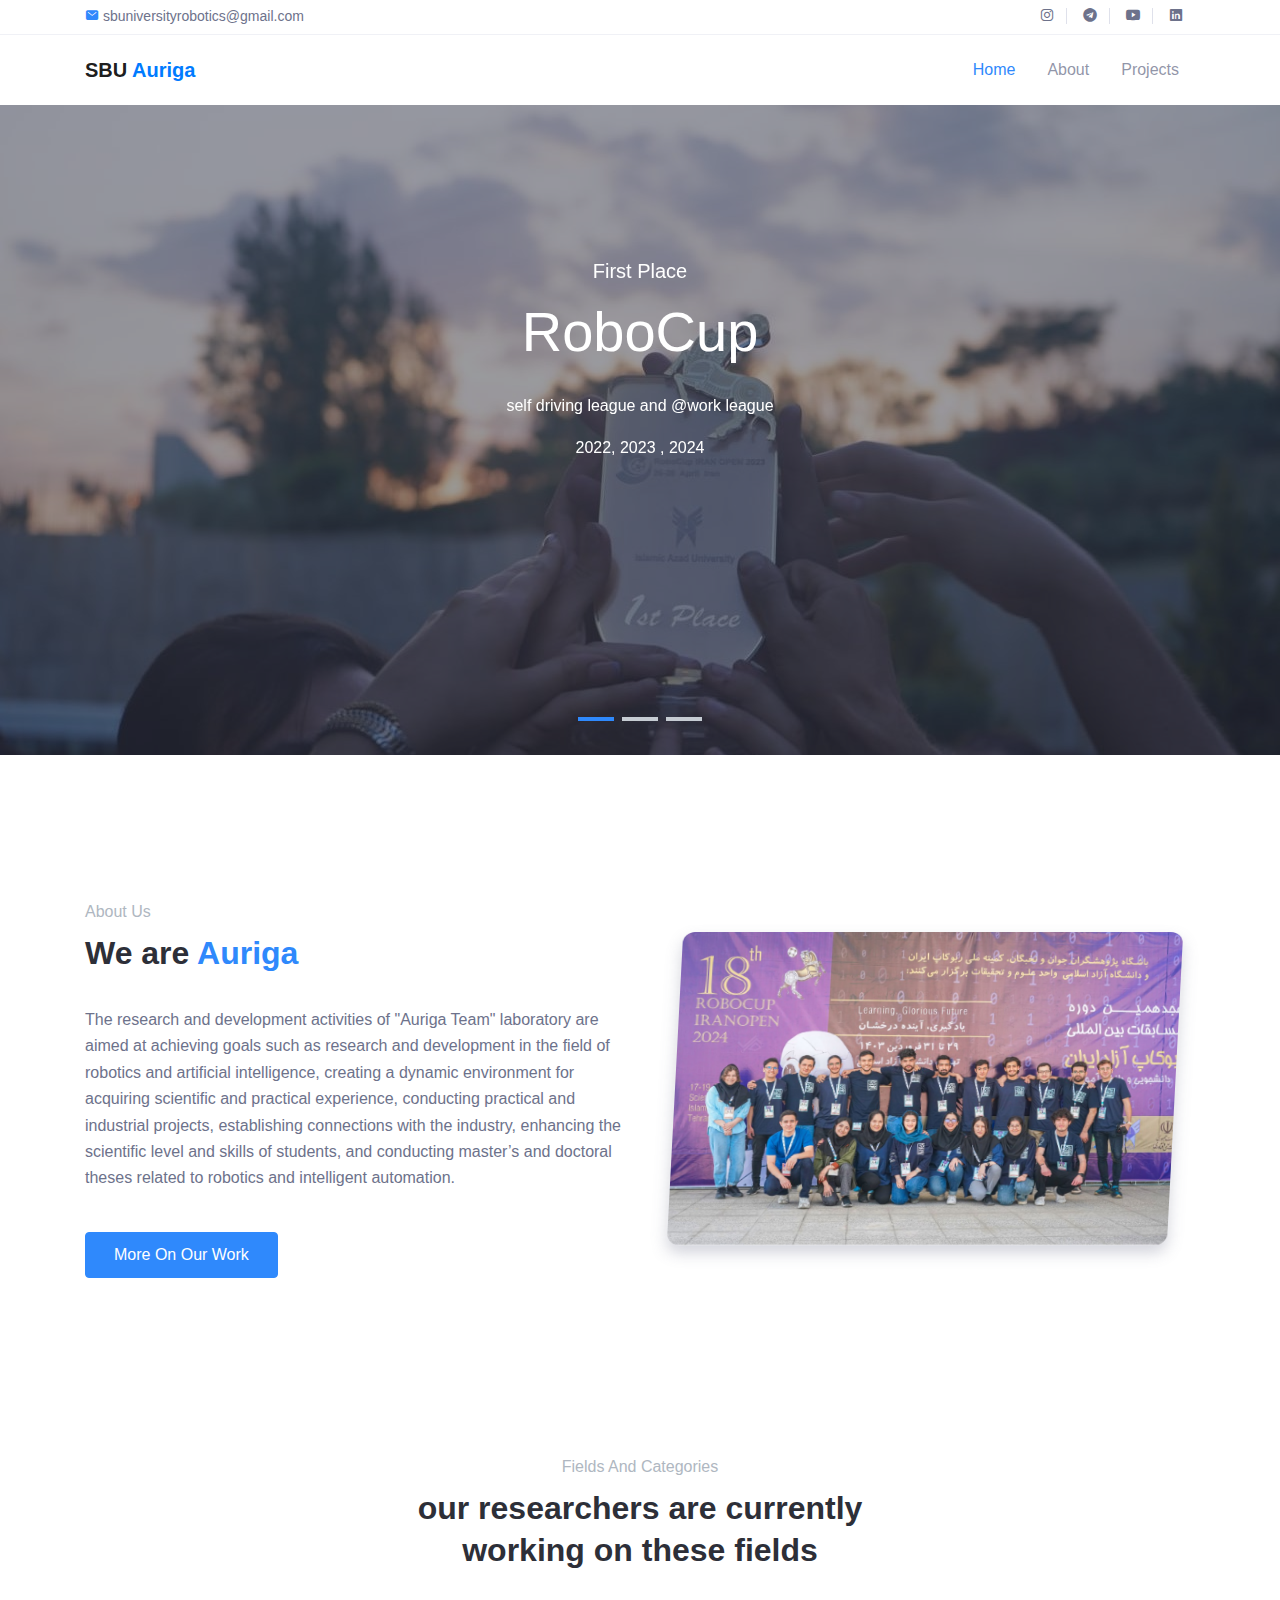
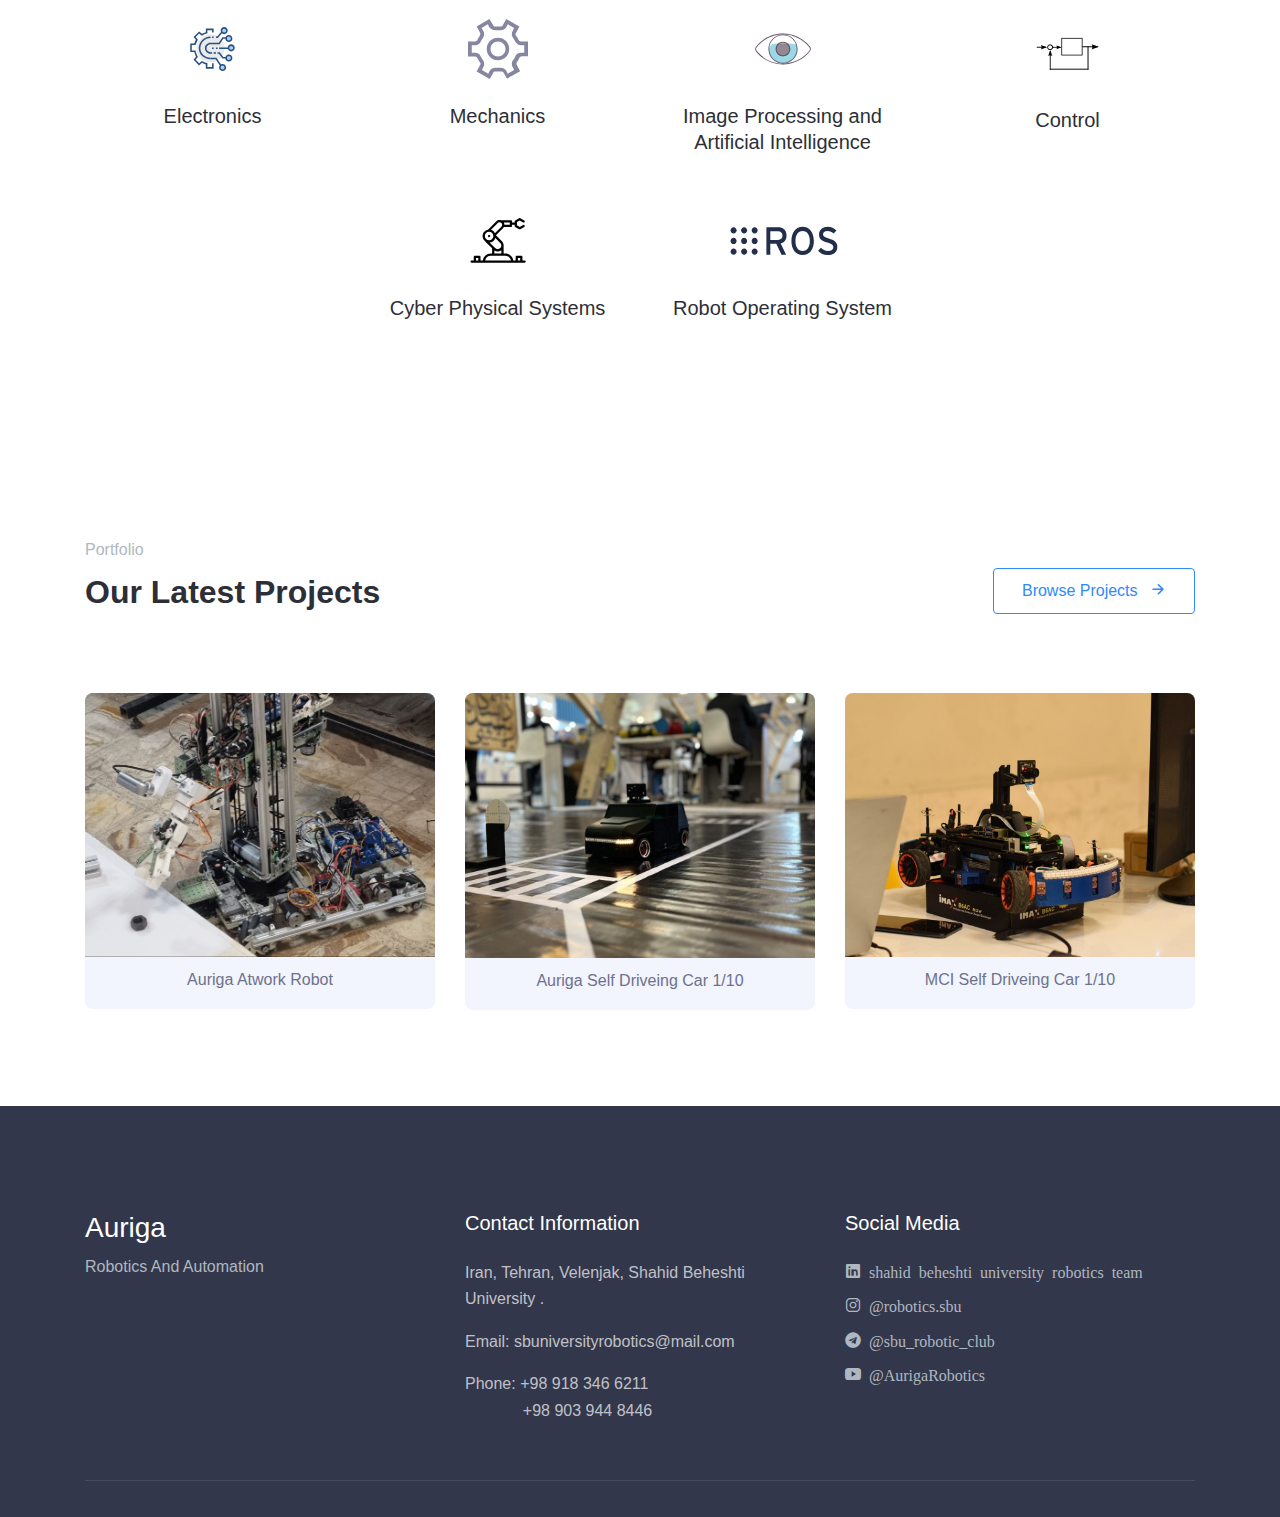
<file: index.html>
<!--

  TODOs:
  - links
  - justify banner contents 
  - about us conent
  - projects
  - contact

-->


<!DOCTYPE html>
<html lang="en">
<head>
  <meta charset="UTF-8">
  <meta name="viewport" content="width=device-width, initial-scale=1.0">

  <meta http-equiv="X-UA-Compatible" content="IE=edge">

  <meta name="copyright" content="MACode ID, https://macodeid.com/">

  <title>Auriga - Shahid Beheshti University Robotics Team</title>

  <link rel="stylesheet" href="./assets/css/bootstrap.css">
  
  <link rel="stylesheet" href="./assets/css/maicons.css">

  <link rel="stylesheet" href="./assets/vendor/animate/animate.css">

  <link rel="stylesheet" href="./assets/vendor/owl-carousel/css/owl.carousel.css">

  <link rel="stylesheet" href="./assets/vendor/fancybox/css/jquery.fancybox.css">

  <link rel="stylesheet" href="./assets/css/theme.css">

</head>
<body>

  <!-- Back to top button -->
  <div class="back-to-top"></div>

  <header>
    <div class="top-bar">
      <div class="container">
        <div class="row align-items-center">
          <div class="col-md-8">
            <div class="d-inline-block">
              <span class="mai-mail fg-primary"></span> <a href="sbuniversityrobotics@gmail.com">sbuniversityrobotics@gmail.com</a>
            </div>
            <!--div class="d-inline-block ml-2">
              <span class="mai-call fg-primary"></span> <a href="tel:+989021229753">+989021229753</a>
          </div-->
          </div>
          <div class="col-md-4 text-right d-none d-md-block">
            <div class="social-mini-button">
              <a href="https://www.instagram.com/robotics.sbu?igsh=d3BsaWx2c2xjZDgx"><span class="mai-logo-instagram"></span></a>
              <a href="https://t.me/sbu_robotic_club"><span class="mai-logo-telegram"></span></a>
              <a href="https://www.youtube.com/@AurigaRobotics"><span class="mai-logo-youtube"></span></a>
              <a href="https://www.linkedin.com/company/shahid-beheshti-university-robotics-team"><span class="mai-logo-linkedin"></span></a>
            </div>
          </div>
        </div>
      </div> <!-- .container -->
    </div> <!-- .top-bar -->

    <nav class="navbar navbar-expand-lg navbar-light">
      <div class="container">
        <a href="index.html" class="navbar-brand">SBU <span class="text-primary">Auriga</span></a>

        <button class="navbar-toggler" data-toggle="collapse" data-target="#navbarContent" aria-controls="navbarContent" aria-expanded="false" aria-label="Toggle navigation">
          <span class="navbar-toggler-icon"></span>
        </button>

        <div class="navbar-collapse collapse" id="navbarContent">
          <ul class="navbar-nav ml-auto pt-3 pt-lg-0">
            <li class="nav-item active">
              <a href="index.html" class="nav-link">Home</a>
            </li>
            <li class="nav-item">
              <a href="about.html" class="nav-link">About</a>
            </li>
            <li class="nav-item">
              <a href="projects.html" class="nav-link">Projects</a>
            </li>
            <!-- <li class="nav-item">
              <a href="blog.html" class="nav-link">News</a>
            </li>
            <li class="nav-item">
              <a href="contact.html" class="nav-link">Contact</a>
            </li> -->
          </ul>
        </div>
      </div> <!-- .container -->
    </nav> <!-- .navbar -->

    <div class="page-banner home-banner mb-5">
      <div class="slider-wrapper">
        <div class="owl-carousel hero-carousel">

          <div class="hero-carousel-item">
            <img src="./assets/img/bg_image_1.jpg" alt="">
            <div class="img-caption">
              <div class="subhead">first place</div>
              <h1 class="mb-4">RoboCup</h1>
              <p>self driving league and @work league </p>
              <p>2022, 2023 , 2024</p>
              <!-- <a href="#services" class="btn btn-outline-light">our journey</a> -->
            </div>
          </div>

          <div class="hero-carousel-item">
            <img src="./assets/img/bg_image_2.jpg" alt="">
            <div class="img-caption">
              <h1 class="mb-4">MCI Autonomous Vehicle Project</h1>
              <!-- <a href="#services" class="btn btn-outline-light">Get Started</a>
              <a href="#services" class="btn btn-primary">See Pricing</a> -->
            </div>
          </div>

          <div class="hero-carousel-item">
            <img src="./assets/img/bg_image_3_blur.png" alt="123">
            <div class="img-caption">
              <div class="subhead">Atwork Robot</div>
              <h1 class="mb-4">atwork robot for Industraial Use</h1>
              <!-- <a href="#services" class="btn btn-primary">Read More</a> TODO: redirect to projects -->
            </div>
          </div>

        </div>
      </div> <!-- .slider-wrapper -->
    </div> <!-- .page-banner -->
  </header>

  <main>
    <div class="page-section">
      <div class="container">
        <div class="row align-items-center">
          <div class="col-lg-6 py-3">
            <div class="subhead">About Us</div>
            <h2 class="title-section">We are <span class="fg-primary">Auriga</span></h2>

            <p>The research and development activities of "Auriga Team" laboratory are aimed at achieving goals such as research and development in the field of robotics and artificial intelligence, creating a dynamic environment for acquiring scientific and practical experience, conducting practical and industrial projects, establishing connections with the industry, enhancing the scientific level and skills of students, and conducting master’s and doctoral theses related to robotics and intelligent automation.</p>

            <a href="about.html" class="btn btn-primary mt-4">More On Our Work</a>
          </div>
          <div class="col-lg-6 py-3">
            <div class="about-img">
              <img src="./assets/img/about3.jpg" alt="">
            </div>
          </div>
        </div>
      </div>
    </div> <!-- .page-section -->

    <div class="page-section">
      <div class="container">
        <div class="text-center">
          <div class="subhead">Fields and Categories</div>
          <h2 class="title-section">our researchers are currently working on these fields</h2>
        </div>

        <div class="row justify-content-center">
          <div class="col-md-6 col-lg-4 col-xl-3 py-3 mb-3">
            <div class="text-center">
              <div class="img-fluid mb-4">
                <img src="./assets/img/icons/electronics.svg" alt="">
              </div>
              <h5>Electronics</h5>
            </div>
          </div>
          <div class="col-md-6 col-lg-4 col-xl-3 py-3 mb-3">
            <div class="text-center">
              <div class="img-fluid mb-4">
                <img src="./assets/img/icons/mechanics.svg" alt="">
              </div>
              <h5>Mechanics</h5>
            </div>
          </div>

          <div class="col-md-6 col-lg-4 col-xl-3 py-3 mb-3">
            <div class="text-center">
              <div class="img-fluid mb-4">
                <img src="./assets/img/icons/vision.svg" alt="">
              </div>
              <h5>Image Processing and Artificial Intelligence</h5>
            </div>
          </div>

          <div class="col-md-6 col-lg-4 col-xl-3 py-3 mb-3">
            <div class="text-center">
              <div class="img-fluid mb-4">
                <img src="./assets/img/icons/control_systems.svg" alt="">
              </div>
              <h5>Control</h5>
            </div>
          </div>

          <div class="col-md-6 col-lg-4 col-xl-3 py-3 mb-3">
            <div class="text-center">
              <div class="img-fluid mb-4">
                <img src="./assets/img/icons/robot.svg" alt="">
              </div>
              <h5>Cyber Physical Systems</h5>
            </div>
          </div>

          <div class="col-md-6 col-lg-4 col-xl-3 py-3 mb-3">
            <div class="text-center">
              <div class="img-fluid mb-4">
                <img src="./assets/img/icons/ros.svg" alt="">
              </div>
              <h5>Robot Operating System</h5>
            </div>
          </div>


        </div>
      </div> <!-- .container -->
    </div> <!-- .page-section -->

    <!--

    <div class="page-section">
      <div class="container">
        <div class="text-center">
          <div class="subhead">Our Teams</div>
          <h2 class="title-section">The Expert Team on ReveTive</h2>
        </div>

        <div class="owl-carousel team-carousel mt-5">
          <div class="team-wrap">
            <div class="team-profile">
              <img src="./assets/img/teams/team_1.jpg" alt="">
            </div>
            <div class="team-content">
              <h5>Walter White</h5>
              <div class="text-sm fg-grey">Chief Executive Officer</div>

              <div class="social-button">
                <a href="#"><span class="mai-logo-facebook-messenger"></span></a>
                <a href="#"><span class="mai-call"></span></a>
                <a href="#"><span class="mai-mail"></span></a>
              </div>
            </div>
          </div>

          <div class="team-wrap">
            <div class="team-profile">
              <img src="./assets/img/teams/team_2.jpg" alt="">
            </div>
            <div class="team-content">
              <h5>Sarah Johanson</h5>
              <div class="text-sm fg-grey">Chief Technology Officer</div>

              <div class="social-button">
                <a href="#"><span class="mai-logo-facebook-messenger"></span></a>
                <a href="#"><span class="mai-call"></span></a>
                <a href="#"><span class="mai-mail"></span></a>
              </div>
            </div>
          </div>

          <div class="team-wrap">
            <div class="team-profile">
              <img src="./assets/img/teams/team_3.jpg" alt="">
            </div>
            <div class="team-content">
              <h5>Anna Anderson</h5>
              <div class="text-sm fg-grey">Product Manager</div>

              <div class="social-button">
                <a href="#"><span class="mai-logo-facebook-messenger"></span></a>
                <a href="#"><span class="mai-call"></span></a>
                <a href="#"><span class="mai-mail"></span></a>
              </div>
            </div>
          </div>

        </div>
       </div> .container -->
    <!-- </div> .page-section -->
  

    <div class="page-section">
      <div class="container">

        <div class="row align-items-center">
          <div class="col-md-6 py-3">
            <div class="subhead">Portfolio</div>
            <h2 class="title-section">Our Latest Projects</h2>
          </div>
          <div class="col-md-6 py-3 text-md-right">
            <a href="projects.html" class="btn btn-outline-primary">Browse Projects <span class="mai-arrow-forward ml-2"></span></a>
          </div>
        </div>

        <div class="row mt-3">
          <div class="col-lg-4 py-3">
            <div class="portfolio">
              <a href="./assets/img/portfolio/atwork.jpg" data-fancybox="portfolio">
                <img src="./assets/img/portfolio/atwork.jpg" alt="">
              </a>
              <p class="projects_sub">Auriga Atwork Robot</p>
            </div>
          </div>

          <div class="col-lg-4 py-3">
            <div class="portfolio">
              <a href="./assets/img/portfolio/av1.jpg" data-fancybox="portfolio">
                <img src="./assets/img/portfolio/av1.jpg" alt="">
              </a>
              <p class="projects_sub">Auriga Self Driveing Car 1/10</p>
            </div>
          </div>

          <div class="col-lg-4 py-3">
            <div class="portfolio">
              <a href="./assets/img/portfolio/av2.jpg" data-fancybox="portfolio">
                <img src="./assets/img/portfolio/av2.jpg" alt="">
              </a>
              <p class="projects_sub">MCI Self Driveing Car 1/10</p>
            </div>
          </div>

        </div>
      </div> <!-- .container -->
    </div> <!-- .page-section -->

    
    <!-- Testimonials 
    <div class="page-section">
      <div class="container">
        <div class="owl-carousel testimonial-carousel">
          <div class="card-testimonial">
            <div class="content">
              The quick, brown fox jumps over a lazy dog. DJs flock by when MTV ax quiz prog. Junk MTV quiz graced by fox whelps. Bawds jog, flick quartz, vex nymphs. Waltz, bad nymph
            </div>
            <div class="author">
              <div class="avatar">
                <img src="./assets/img/person/person_1.jpg" alt="">
              </div>
              <div class="d-inline-block ml-2">
                <div class="author-name">Sam Watson</div>
                <div class="author-info">CEO - Mosh Elite Ltd.</div>
              </div>
            </div>
          </div>

          <div class="card-testimonial">
            <div class="content">
              The quick, brown fox jumps over a lazy dog. DJs flock by when MTV ax quiz prog. Junk MTV quiz graced by fox whelps. Bawds jog, flick quartz, vex nymphs. Waltz, bad nymph
            </div>
            <div class="author">
              <div class="avatar">
                <img src="./assets/img/person/person_2.jpg" alt="">
              </div>
              <div class="d-inline-block ml-2">
                <div class="author-name">Edinson Alfa</div>
                <div class="author-info">CEO - Mosh Elite Ltd.</div>
              </div>
            </div>
          </div>

          <div class="card-testimonial">
            <div class="content">
              The quick, brown fox jumps over a lazy dog. DJs flock by when MTV ax quiz prog. Junk MTV quiz graced by fox whelps. Bawds jog, flick quartz, vex nymphs. Waltz, bad nymph
            </div>
            <div class="author">
              <div class="avatar">
                <img src="./assets/img/person/person_3.jpg" alt="">
              </div>
              <div class="d-inline-block ml-2">
                <div class="author-name">May Halloway</div>
                <div class="author-info">CEO - Mosh Elite Ltd.</div>
              </div>
            </div>
          </div>

          <div class="card-testimonial">
            <div class="content">
              The quick, brown fox jumps over a lazy dog. DJs flock by when MTV ax quiz prog. Junk MTV quiz graced by fox whelps. Bawds jog, flick quartz, vex nymphs. Waltz, bad nymph
            </div>
            <div class="author">
              <div class="avatar">
                <img src="./assets/img/person/person_1.jpg" alt="">
              </div>
              <div class="d-inline-block ml-2">
                <div class="author-name">Sam Watson</div>
                <div class="author-info">CEO - Mosh Elite Ltd.</div>
              </div>
            </div>
          </div>

          <div class="card-testimonial">
            <div class="content">
              The quick, brown fox jumps over a lazy dog. DJs flock by when MTV ax quiz prog. Junk MTV quiz graced by fox whelps. Bawds jog, flick quartz, vex nymphs. Waltz, bad nymph
            </div>
            <div class="author">
              <div class="avatar">
                <img src="./assets/img/person/person_2.jpg" alt="">
              </div>
              <div class="d-inline-block ml-2">
                <div class="author-name">Edinson Alfa</div>
                <div class="author-info">CEO - Mosh Elite Ltd.</div>
              </div>
            </div>
          </div>

          <div class="card-testimonial">
            <div class="content">
              The quick, brown fox jumps over a lazy dog. DJs flock by when MTV ax quiz prog. Junk MTV quiz graced by fox whelps. Bawds jog, flick quartz, vex nymphs. Waltz, bad nymph
            </div>
            <div class="author">
              <div class="avatar">
                <img src="./assets/img/person/person_3.jpg" alt="">
              </div>
              <div class="d-inline-block ml-2">
                <div class="author-name">May Halloway</div>
                <div class="author-info">CEO - Mosh Elite Ltd.</div>
              </div>
            </div>
          </div>

        </div> <!-- .row -->
      <!-- </div> .container -->
    <!-- </div> .page-section -->

<!--
    <div class="page-section">
      <div class="container">
        <div class="text-center">
          <div class="subhead">News</div>
          <h2 class="title-section">Read Our Latest News</h2>
        </div>

        <div class="row my-5 card-blog-row">
          <div class="col-lg-3 py-3">
            <div class="card-blog">
              <div class="header">
                <div class="entry-footer">
                  <div class="post-author">Sam Newman</div>
                  <a href="#" class="post-date">23 Apr 2020</a>
                </div>
              </div>
              <div class="body">
                <div class="post-title"><a href="blog-single.html">What is Business Management?</a></div>
              </div>
              <div class="footer">
                <a href="blog-single.html">Read More <span class="mai-chevron-forward text-sm"></span></a>
              </div>
            </div>
          </div>
          <div class="col-lg-3 py-3">
            <div class="card-blog">
              <div class="header">
                <div class="avatar">
                  <img src="./assets/img/person/person_1.jpg" alt="">
                </div>
                <div class="entry-footer">
                  <div class="post-author">Sam Newman</div>
                  <a href="#" class="post-date">23 Apr 2020</a>
                </div>
              </div>
              <div class="body">
                <div class="post-title"><a href="blog-single.html">What is Business Management?</a></div>
                <div class="post-excerpt">Lorem, ipsum dolor sit amet consectetur adipisicing elit.</div>
              </div>
              <div class="footer">
                <a href="blog-single.html">Read More <span class="mai-chevron-forward text-sm"></span></a>
              </div>
            </div>
          </div>
          <div class="col-lg-3 py-3">
            <div class="card-blog">
              <div class="header">
                <div class="avatar">
                  <img src="./assets/img/person/person_2.jpg" alt="">
                </div>
                <div class="entry-footer">
                  <div class="post-author">Sam Newman</div>
                  <a href="#" class="post-date">23 Apr 2020</a>
                </div>
              </div>
              <div class="body">
                <div class="post-title"><a href="blog-single.html">What is Business Management?</a></div>
                <div class="post-excerpt">Lorem, ipsum dolor sit amet consectetur adipisicing elit.</div>
              </div>
              <div class="footer">
                <a href="blog-single.html">Read More <span class="mai-chevron-forward text-sm"></span></a>
              </div>
            </div>
          </div>
          <div class="col-lg-3 py-3">
            <div class="card-blog">
              <div class="header">
                <div class="avatar">
                  <img src="./assets/img/person/person_3.jpg" alt="">
                </div>
                <div class="entry-footer">
                  <div class="post-author">Sam Newman</div>
                  <a href="#" class="post-date">23 Apr 2020</a>
                </div>
              </div>
              <div class="body">
                <div class="post-title"><a href="blog-single.html">What is Business Management?</a></div>
                <div class="post-excerpt">Lorem, ipsum dolor sit amet consectetur adipisicing elit.</div>
              </div>
              <div class="footer">
                <a href="blog-single.html">Read More <span class="mai-chevron-forward text-sm"></span></a>
              </div>
            </div>
          </div>
        </div>

        <div class="text-center">
          <a href="blog.html" class="btn btn-primary">View More</a>
        </div>

      </div> .container
     </div> .page-section -->

<!-- 
    <div class="page-section">
      <div class="container">
        <div class="text-center">
          <h2 class="title-section mb-3">Stay in touch</h2>
          <p>Just say hello or drop us a line. You can manualy send us email on <a href="mailto:example@mail.com">example@mail.com</a></p>
        </div>
        <div class="row justify-content-center mt-5">
          <div class="col-lg-8">
            <form action="#" class="form-contact">
              <div class="row">
                <div class="col-sm-6 py-2">
                  <label for="name" class="fg-grey">Name</label>
                  <input type="text" class="form-control" id="name" placeholder="Enter name..">
                </div>
                <div class="col-sm-6 py-2">
                  <label for="email" class="fg-grey">Email</label>
                  <input type="text" class="form-control" id="email" placeholder="Email address..">
                </div>
                <div class="col-12 py-2">
                  <label for="subject" class="fg-grey">Subject</label>
                  <input type="text" class="form-control" id="subject" placeholder="Subject..">
                </div>
                <div class="col-12 py-2">
                  <label for="message" class="fg-grey">Message</label>
                  <textarea id="message" rows="8" class="form-control" placeholder="Enter message.."></textarea>
                </div>
                <div class="col-12 mt-3">
                  <button type="submit" class="btn btn-primary px-5">Submit</button>
                </div>
              </div>
            </form>
          </div>
        </div>
      </div> .container -->
    <!-- </div> .page-section --> 

    <!-- <div class="page-section">
      <div class="container-fluid">
        <div class="row row-cols-md-3 row-cols-lg-5 justify-content-center text-center">
          <div class="py-3 px-5">
            <img src="./assets/img/clients/airbnb.png" alt="">
          </div>
          <div class="py-3 px-5">
            <img src="./assets/img/clients/google.png" alt="">
          </div>
          <div class="py-3 px-5">
            <img src="./assets/img/clients/mailchimp.png" alt="">
          </div>
          <div class="py-3 px-5">
            <img src="./assets/img/clients/paypal.png" alt="">
          </div>
          <div class="py-3 px-5">
            <img src="./assets/img/clients/stripe.png" alt="">
          </div>
        </div> -->
      <!-- </div> .container-fluid -->
    <!-- </div> .page-section -->

  </main>

  <footer class="page-footer">
    <div class="container">
      <div class="row">
        <div class="col-lg-4 py-4">
          <h3>Auriga</h3>
          <div class="subhead">Robotics and Automation</div>

        </div>
        <div class="col-lg-4 py-4">
          <h5>Contact Information</h5>
          <p>Iran, Tehran, Velenjak, Shahid Beheshti University .</p>
          <p>Email: sbuniversityrobotics@mail.com</p>
          <p>Phone: +98 918 346 6211<br>&nbsp;&nbsp;&nbsp;&nbsp;&nbsp;&nbsp;&nbsp;&nbsp;&nbsp;&nbsp;&nbsp;&nbsp; +98 903 944 8446</p>

        </div>
        <div class="col-lg-4 py-4">
          <h5>Social Media</h5>
          <ul class="footer-menu">
            <li>
              <a href="https://www.linkedin.com/company/shahid-beheshti-university-robotics-team"><span class="mai-logo-linkedin"> shahid beheshti university robotics team</span></a>
            </li>
            <li>
              <a href="https://www.instagram.com/robotics.sbu?igsh=d3BsaWx2c2xjZDgx"><span class="mai-logo-instagram"> @robotics.sbu </span></a>
            </li>
            <li>          
              <a href="https://t.me/sbu_robotic_club"><span class="mai-logo-telegram"> @sbu_robotic_club</span></a>
            </li>
            <li>          
              <a href="https://www.youtube.com/@AurigaRobotics"><span class="mai-logo-youtube"> @AurigaRobotics</span></a>
            </li>
          </ul>
        </div>
        <!-- <div class="col-lg-3 py-3">
          <h5>Newsletter</h5>
          <form action="#">
            <input type="text" class="form-control" placeholder="Enter your email">
            <button type="submit" class="btn btn-primary btn-sm mt-2">Submit</button>
          </form>
        </div> -->
      </div>

      <hr>

      <!-- <div class="row mt-4">
        <div class="col-md-6">
          <p>Copyright 2020. This template designed by <a href="https://macodeid.com">MACode ID</a></p>
        </div>
        <div class="col-md-6 text-right">
          <div class="sosmed-button">
           
          </div>
        </div>
      </div> -->

    </div>
  </footer>

  
<script src="./assets/js/jquery-3.5.1.min.js"></script>

<script src="./assets/js/bootstrap.bundle.min.js"></script>

<script src="./assets/vendor/owl-carousel/js/owl.carousel.min.js"></script>

<script src="./assets/vendor/wow/wow.min.js"></script>

<script src="./assets/vendor/fancybox/js/jquery.fancybox.min.js"></script>

<script src="./assets/vendor/isotope/isotope.pkgd.min.js"></script>

<script src="./assets/js/google-maps.js"></script>

<script src="./assets/js/theme.js"></script>

<!-- <script async defer src="https://maps.googleapis.com/maps/api/js?key=AIzaSyAIA_zqjFMsJM_sxP9-6Pde5vVCTyJmUHM&callback=initMap"></script> -->

</body>
</html>
</file>
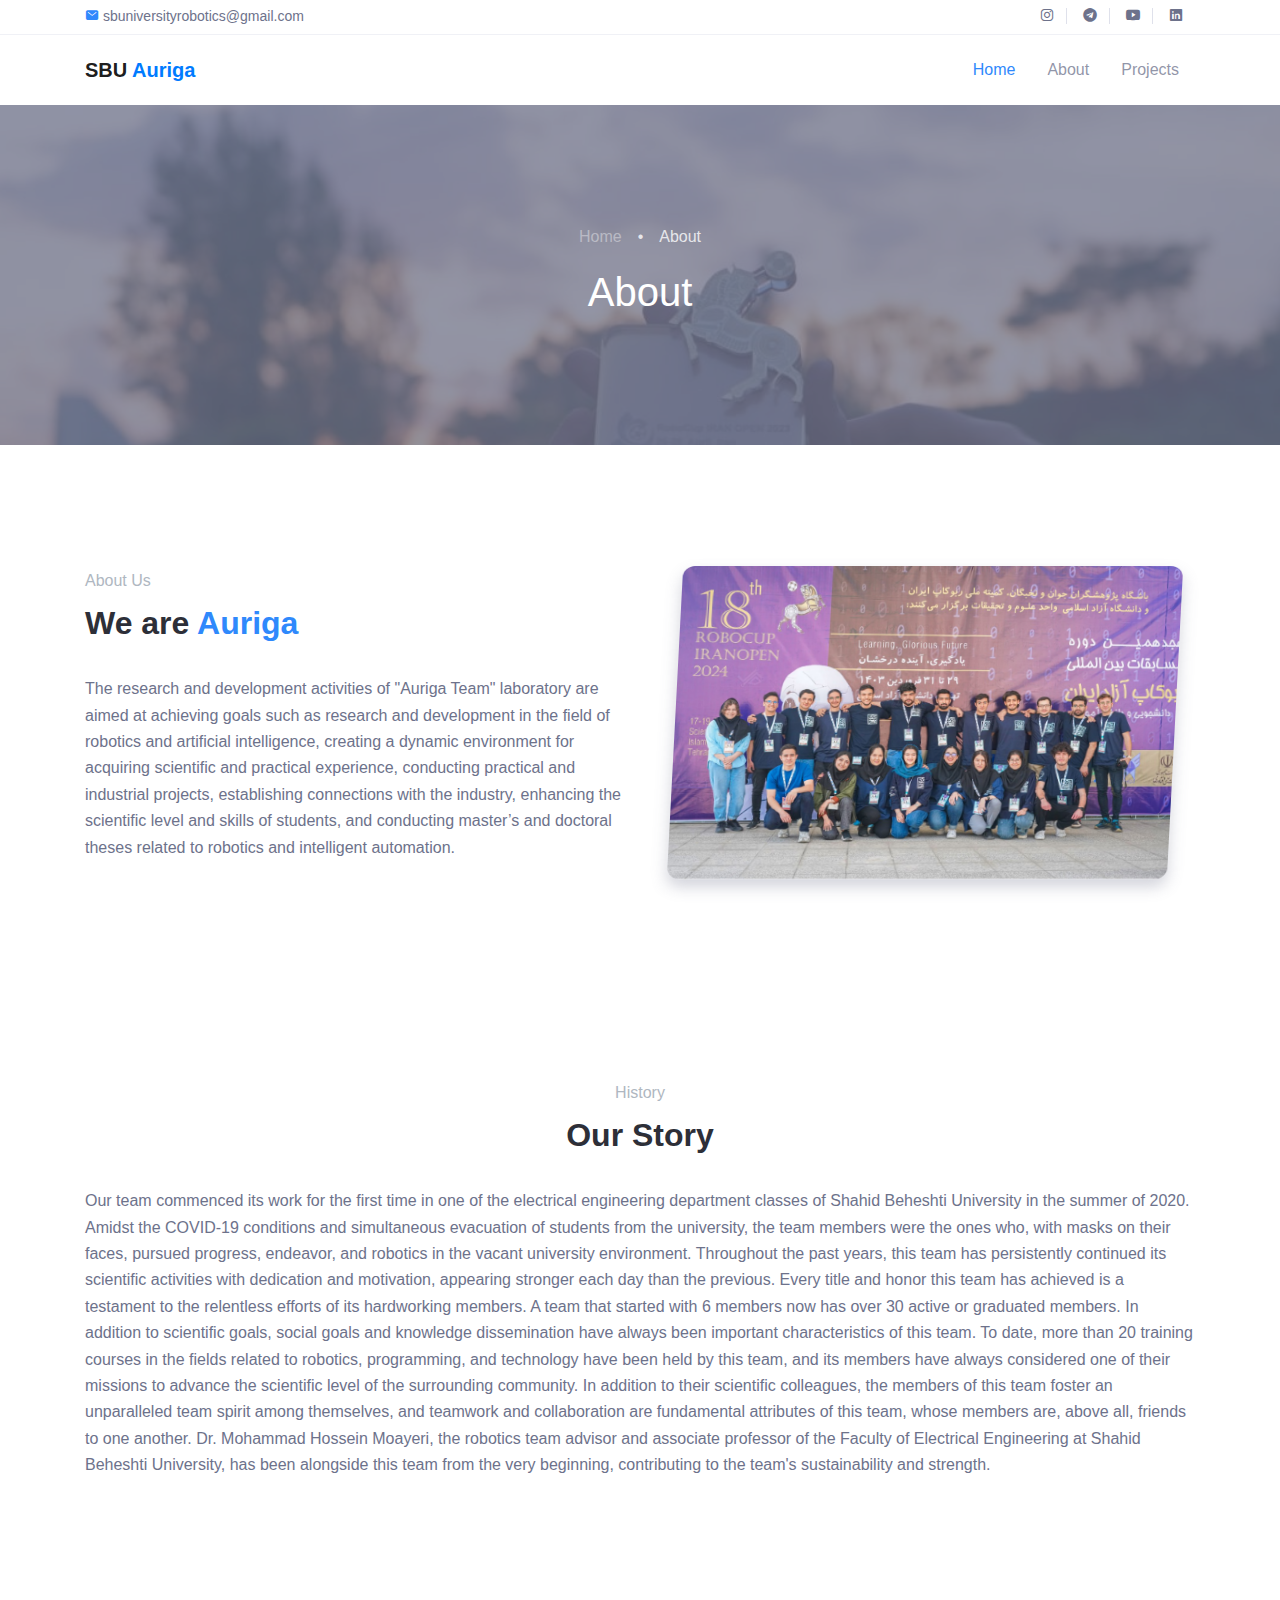
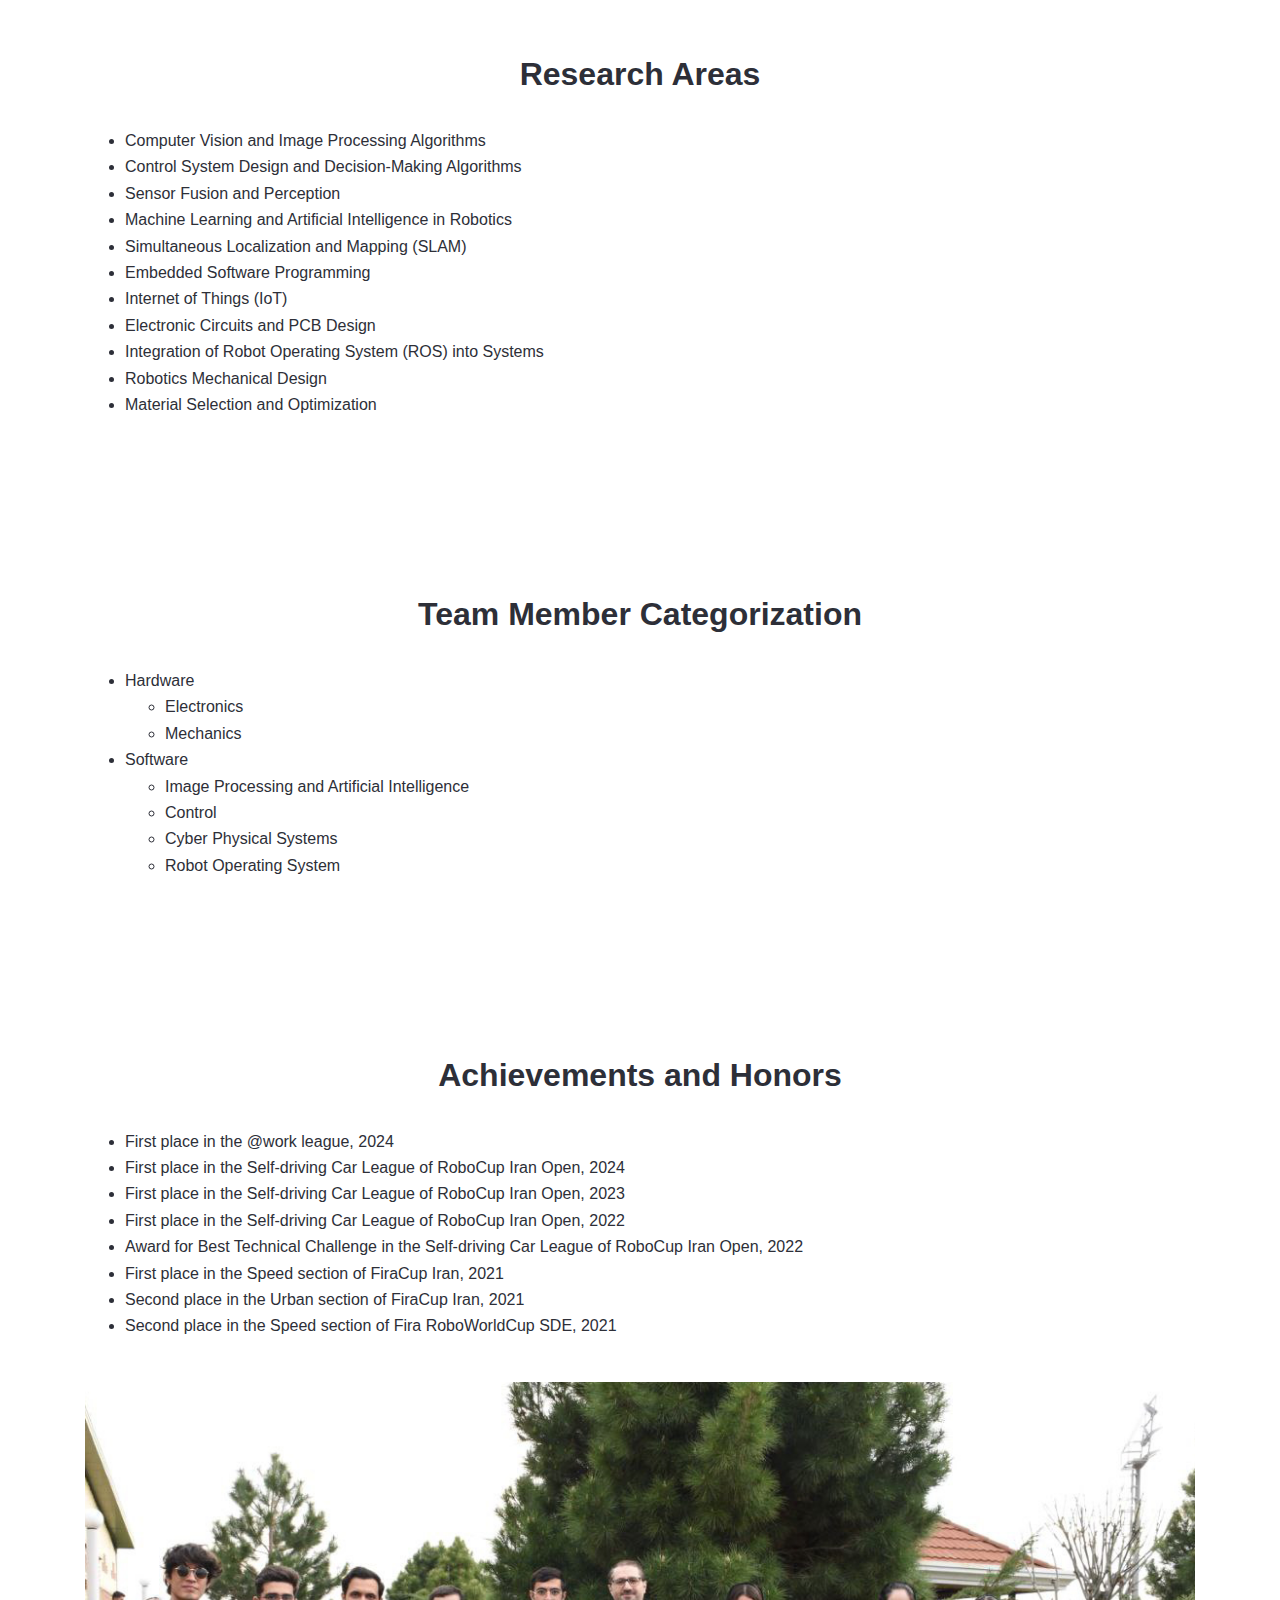
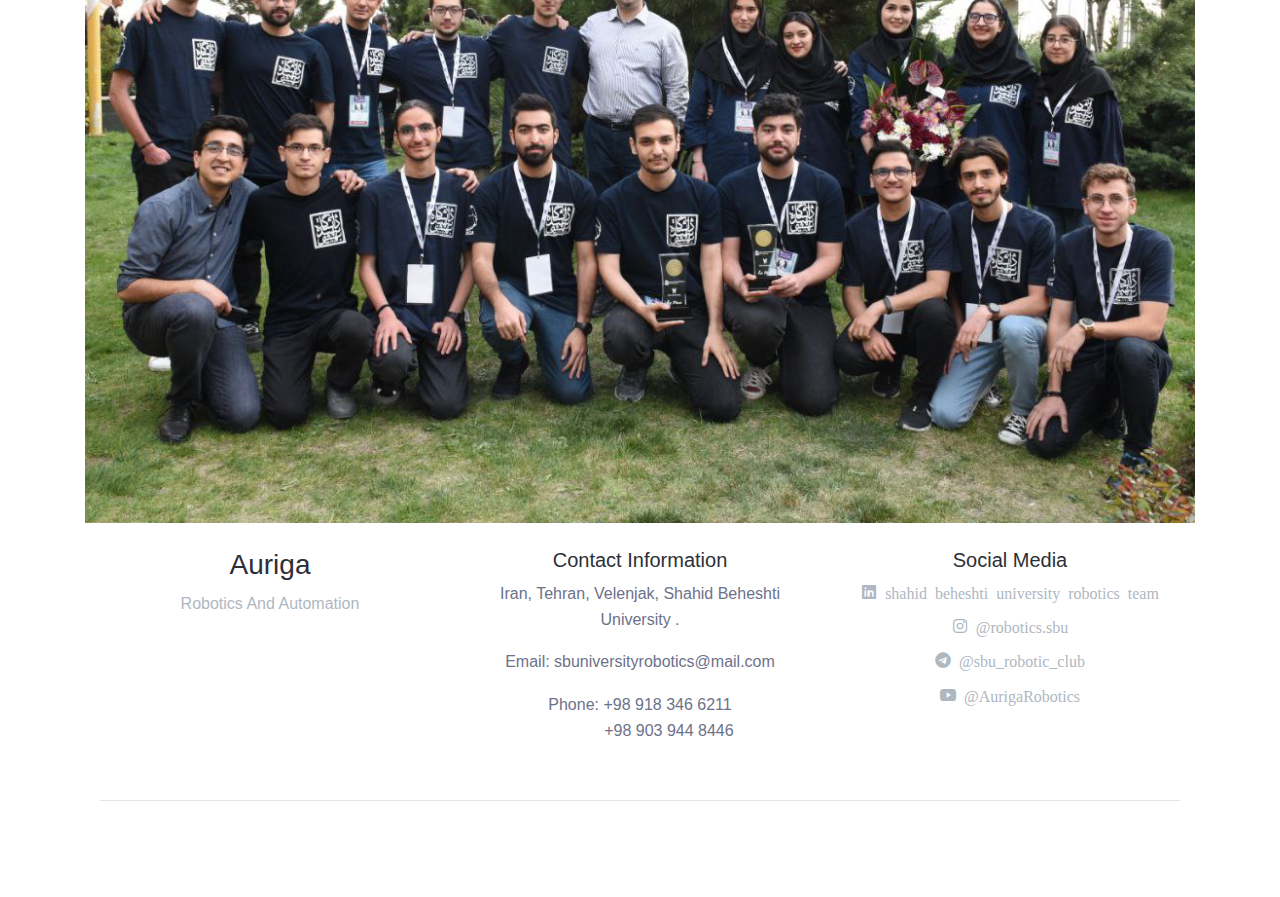
<file: about.html>
<!DOCTYPE html>
<html lang="en">
<head>
  <meta charset="UTF-8">
  <meta name="viewport" content="width=device-width, initial-scale=1.0">

  <meta http-equiv="X-UA-Compatible" content="IE=edge">

  <meta name="copyright" content="MACode ID, https://macodeid.com/">

  <title>Revetive - Free Business Corporate Template By MACode ID</title>

  <link rel="stylesheet" href="./assets/css/bootstrap.css">
  
  <link rel="stylesheet" href="./assets/css/maicons.css">

  <link rel="stylesheet" href="./assets/vendor/animate/animate.css">

  <link rel="stylesheet" href="./assets/vendor/owl-carousel/css/owl.carousel.css">

  <link rel="stylesheet" href="./assets/vendor/fancybox/css/jquery.fancybox.css">

  <link rel="stylesheet" href="./assets/css/theme.css">

</head>
<body>

  <!-- Back to top button -->
  <div class="back-to-top"></div>


  <header>
    <div class="top-bar">
      <div class="container">
        <div class="row align-items-center">
          <div class="col-md-8">
            <div class="d-inline-block">
              <span class="mai-mail fg-primary"></span> <a href="sbuniversityrobotics@gmail.com">sbuniversityrobotics@gmail.com</a>
            </div>
            <!--iv class="d-inline-block ml-2">
              <span class="mai-call fg-primary"></span> <a href="tel:+989021229753">+989021229753</a>
          </div-->
          </div>
          <div class="col-md-4 text-right d-none d-md-block">
            <div class="social-mini-button">
              <a href="https://www.instagram.com/robotics.sbu?igsh=d3BsaWx2c2xjZDgx"><span class="mai-logo-instagram"></span></a>
              <a href="https://t.me/sbu_robotic_club"><span class="mai-logo-telegram"></span></a>
              <a href="https://www.youtube.com/@AurigaRobotics"><span class="mai-logo-youtube"></span></a>
              <a href="https://www.linkedin.com/company/shahid-beheshti-university-robotics-team"><span class="mai-logo-linkedin"></span></a>
            </div>
          </div>
        </div>
      </div> <!-- .container -->
    </div> <!-- .top-bar -->

    <nav class="navbar navbar-expand-lg navbar-light">
      <div class="container">
        <a href="index.html" class="navbar-brand">SBU <span class="text-primary">Auriga</span></a>

        <button class="navbar-toggler" data-toggle="collapse" data-target="#navbarContent" aria-controls="navbarContent" aria-expanded="false" aria-label="Toggle navigation">
          <span class="navbar-toggler-icon"></span>
        </button>

        <div class="navbar-collapse collapse" id="navbarContent">
          <ul class="navbar-nav ml-auto pt-3 pt-lg-0">
            <li class="nav-item active">
              <a href="index.html" class="nav-link">Home</a>
            </li>
            <li class="nav-item">
              <a href="about.html" class="nav-link">About</a>
            </li>

            <li class="nav-item">
              <a href="projects.html" class="nav-link">Projects</a>
            </li>
            <!-- <li class="nav-item">
              <a href="blog.html" class="nav-link">News</a>
            </li> -->
            <!-- <li class="nav-item">
              <a href="contact.html" class="nav-link">Contact</a>
            </li> -->
          </ul>
        </div>
      </div> <!-- .container -->
    </nav> <!-- .navbar -->

    <div class="page-banner bg-img bg-img-parallax overlay-dark" style="background-image: url(./assets/img/bg_image_1.jpg);">
      <div class="container h-100">
        <div class="row justify-content-center align-items-center h-100">
          <div class="col-lg-8">
            <nav aria-label="breadcrumb">
              <ol class="breadcrumb breadcrumb-dark bg-transparent justify-content-center py-0">
                <li class="breadcrumb-item"><a href="index.html">Home</a></li>
                <li class="breadcrumb-item active" aria-current="page">About</li>
              </ol>
            </nav>
            <h1 class="fg-white text-center">About</h1>
          </div>
        </div>
      </div>
    </div> <!-- .page-banner -->

      </div> <!-- .slider-wrapper -->
    </div> <!-- .page-banner -->
  </header>


  <main>
    <div class="page-section">
      <div class="container">
        <div class="row align-items-center">
          <div class="col-lg-6 py-3">
            <div class="subhead">About Us</div>
            <h2 class="title-section">We are <span class="fg-primary">Auriga</span></h2>

            <p>The research and development activities of "Auriga Team" laboratory are aimed at achieving goals such as research and development in the field of robotics and artificial intelligence, creating a dynamic environment for acquiring scientific and practical experience, conducting practical and industrial projects, establishing connections with the industry, enhancing the scientific level and skills of students, and conducting master’s and doctoral theses related to robotics and intelligent automation.</p>
          </div>
          <div class="col-lg-6 py-3">
            <div class="about-img">
              <img src="./assets/img/about3.jpg" alt="">
            </div>
          </div>
        </div>
      </div> <!-- .container -->
    </div> <!-- .page-section -->

    <div class="page-section">

      <div class="container">

        <div class="text-center">
          <div class="subhead">History</div>
          <h2 class="title-section">Our Story</h2>
        </div>

        <div>
          <p>
            Our team commenced its work for the first time in one of the electrical engineering department classes of Shahid Beheshti University in the summer of 2020. Amidst the COVID-19 conditions and simultaneous evacuation of students from the university, the team members were the ones who, with masks on their faces, pursued progress, endeavor, and robotics in the vacant university environment. Throughout the past years, this team has persistently continued its scientific activities with dedication and motivation, appearing stronger each day than the previous. Every title and honor this team has achieved is a testament to the relentless efforts of its hardworking members. A team that started with 6 members now has over 30 active or graduated members. In addition to scientific goals, social goals and knowledge dissemination have always been important characteristics of this team. To date, more than 20 training courses in the fields related to robotics, programming, and technology have been held by this team, and its members have always considered one of their missions to advance the scientific level of the surrounding community. In addition to their scientific colleagues, the members of this team foster an unparalleled team spirit among themselves, and teamwork and collaboration are fundamental attributes of this team, whose members are, above all, friends to one another. Dr. Mohammad Hossein Moayeri, the robotics team advisor and associate professor of the Faculty of Electrical Engineering at Shahid Beheshti University, has been alongside this team from the very beginning, contributing to the team's sustainability and strength. 
          </p>
        </div>
      </div> <!-- .container -->
    </div> <!-- .page-section -->

    <div class="page-section">

      <div class="container">

        <div class="text-center">
          <h2 class="title-section">Research Areas</h2>
        </div>

        <div>
          <p>
            <ul>
                <li>Computer Vision and Image Processing Algorithms</li>
                <li>Control System Design and Decision-Making Algorithms</li>
                <li>Sensor Fusion and Perception</li>
                <li>Machine Learning and Artificial Intelligence in Robotics</li>
                <li>Simultaneous Localization and Mapping (SLAM)</li>
                <li>Embedded Software Programming</li>
                <li>Internet of Things (IoT)</li>
                <li>Electronic Circuits and PCB Design</li>
                <li>Integration of Robot Operating System (ROS) into Systems</li>
                <li>Robotics Mechanical Design</li>
                <li>Material Selection and Optimization</li>
            </ul></p>
        </div>

      </div> <!-- .container -->
    </div> <!-- .page-section -->

    <div class="page-section">

      <div class="container">

        <div class="text-center">
          <h2 class="title-section">Team Member Categorization</h2>
        </div>

        <ul>
          <li>Hardware</li>
          <ul>
              <li>Electronics</li>
              <li>Mechanics</li>
          </ul>
          <li>Software</li>
          <ul>
              <li>Image Processing and Artificial Intelligence</li>
              <li>Control</li>
              <li>Cyber Physical Systems</li>
              <li>Robot Operating System</li>
          </ul>
      </ul>

      </div> <!-- .container -->
    </div> <!-- .page-section -->

    <div class="page-section">

      <div class="container">

        <div class="text-center">
          <h2 class="title-section">Achievements and Honors</h2>
        </div>

        <ul>
          <li>First place in the @work league, 2024</li>
          <li>First place in the Self-driving Car League of RoboCup Iran Open, 2024</li>
          <li>First place in the Self-driving Car League of RoboCup Iran Open, 2023</li>
          <li>First place in the Self-driving Car League of RoboCup Iran Open, 2022</li>
          <li>Award for Best Technical Challenge in the Self-driving Car League of RoboCup Iran Open, 2022</li>
          <li>First place in the Speed section of FiraCup Iran, 2021</li>
          <li>Second place in the Urban section of FiraCup Iran, 2021</li>
          <li>Second place in the Speed section of Fira RoboWorldCup SDE, 2021</li>
      </ul>
      <br>
      <div class="center">
          <img src="./assets/img/about2_new.png" alt="RoboCup 2024" width="500 > 
      </div>

      </div> <!-- .container -->
    </div> <!-- .page-section -->

  </main>

  <footer class="page-footer">
    <div class="container">
      <div class="row">
        <div class="col-lg-4 py-4">
          <h3>Auriga</h3>
          <div class="subhead">Robotics and Automation</div>

        </div>
        <div class="col-lg-4 py-4">
          <h5>Contact Information</h5>
          <p>Iran, Tehran, Velenjak, Shahid Beheshti University .</p>
          <p>Email: sbuniversityrobotics@mail.com</p>
          <p>Phone: +98 918 346 6211<br>&nbsp;&nbsp;&nbsp;&nbsp;&nbsp;&nbsp;&nbsp;&nbsp;&nbsp;&nbsp;&nbsp;&nbsp; +98 903 944 8446</p>
        </div>
        <div class="col-lg-4 py-4">
          <h5>Social Media</h5>
          <ul class="footer-menu">
            <li>
              <a href="https://www.linkedin.com/company/shahid-beheshti-university-robotics-team"><span class="mai-logo-linkedin"> shahid beheshti university robotics team</span></a>
            </li>
            <li>
              <a href="https://www.instagram.com/robotics.sbu?igsh=d3BsaWx2c2xjZDgx"><span class="mai-logo-instagram"> @robotics.sbu </span></a>
            </li>
            <li>          
              <a href="https://t.me/sbu_robotic_club"><span class="mai-logo-telegram"> @sbu_robotic_club</span></a>
            </li>
            <li>          
              <a href="https://www.youtube.com/@AurigaRobotics"><span class="mai-logo-youtube"> @AurigaRobotics</span></a>
            </li>
          </ul>
        </div>
        <!-- <div class="col-lg-3 py-3">
          <h5>Newsletter</h5>
          <form action="#">
            <input type="text" class="form-control" placeholder="Enter your email">
            <button type="submit" class="btn btn-primary btn-sm mt-2">Submit</button>
          </form>
        </div> -->
      </div>

      <hr>

      <!-- <div class="row mt-4">
        <div class="col-md-6">
          <p>Copyright 2020. This template designed by <a href="https://macodeid.com">MACode ID</a></p>
        </div>
        <div class="col-md-6 text-right">
          <div class="sosmed-button">
           
          </div>
        </div>
      </div> -->

    </div>
  </footer>
  
<script src="./assets/js/jquery-3.5.1.min.js"></script>

<script src="./assets/js/bootstrap.bundle.min.js"></script>

<script src="./assets/vendor/owl-carousel/js/owl.carousel.min.js"></script>

<script src="./assets/vendor/wow/wow.min.js"></script>

<script src="./assets/vendor/fancybox/js/jquery.fancybox.min.js"></script>

<script src="./assets/vendor/isotope/isotope.pkgd.min.js"></script>

<script src="./assets/js/google-maps.js"></script>

<script src="./assets/js/theme.js"></script>

</body>
</html>
</file>
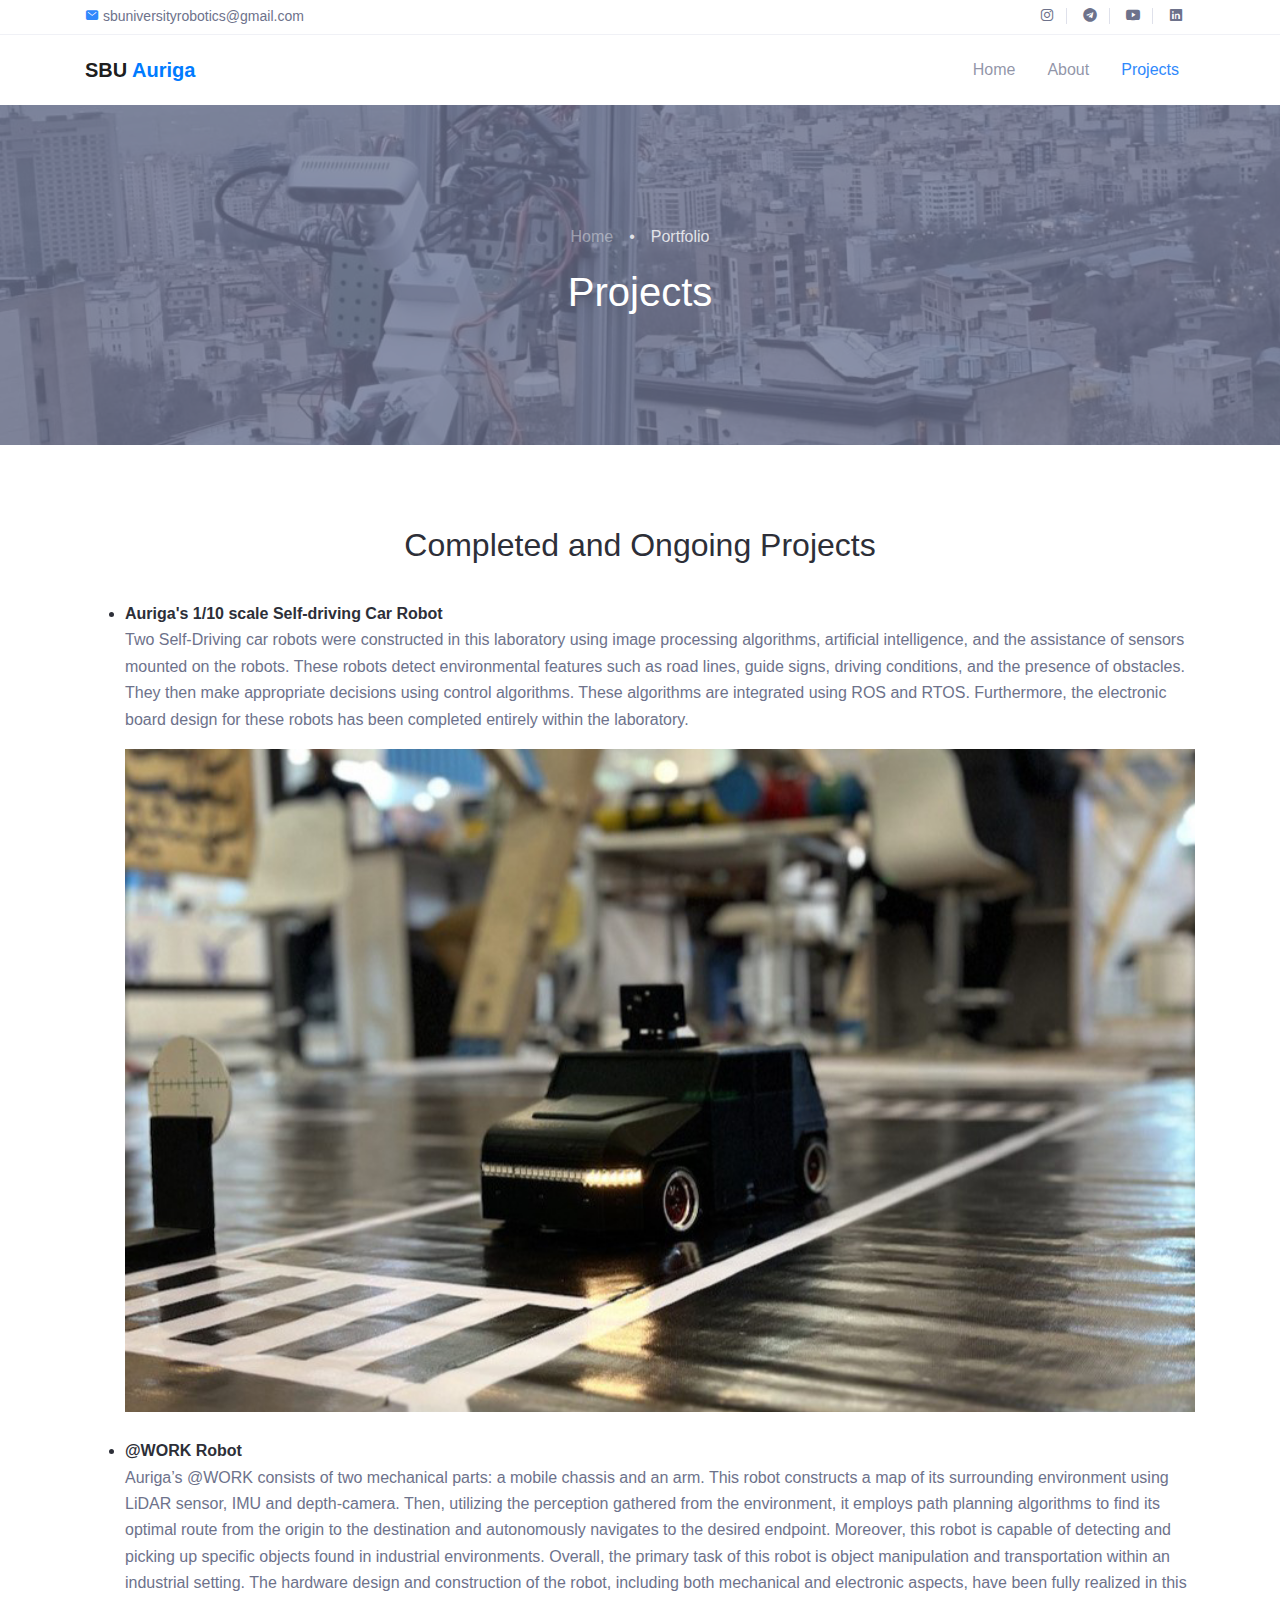
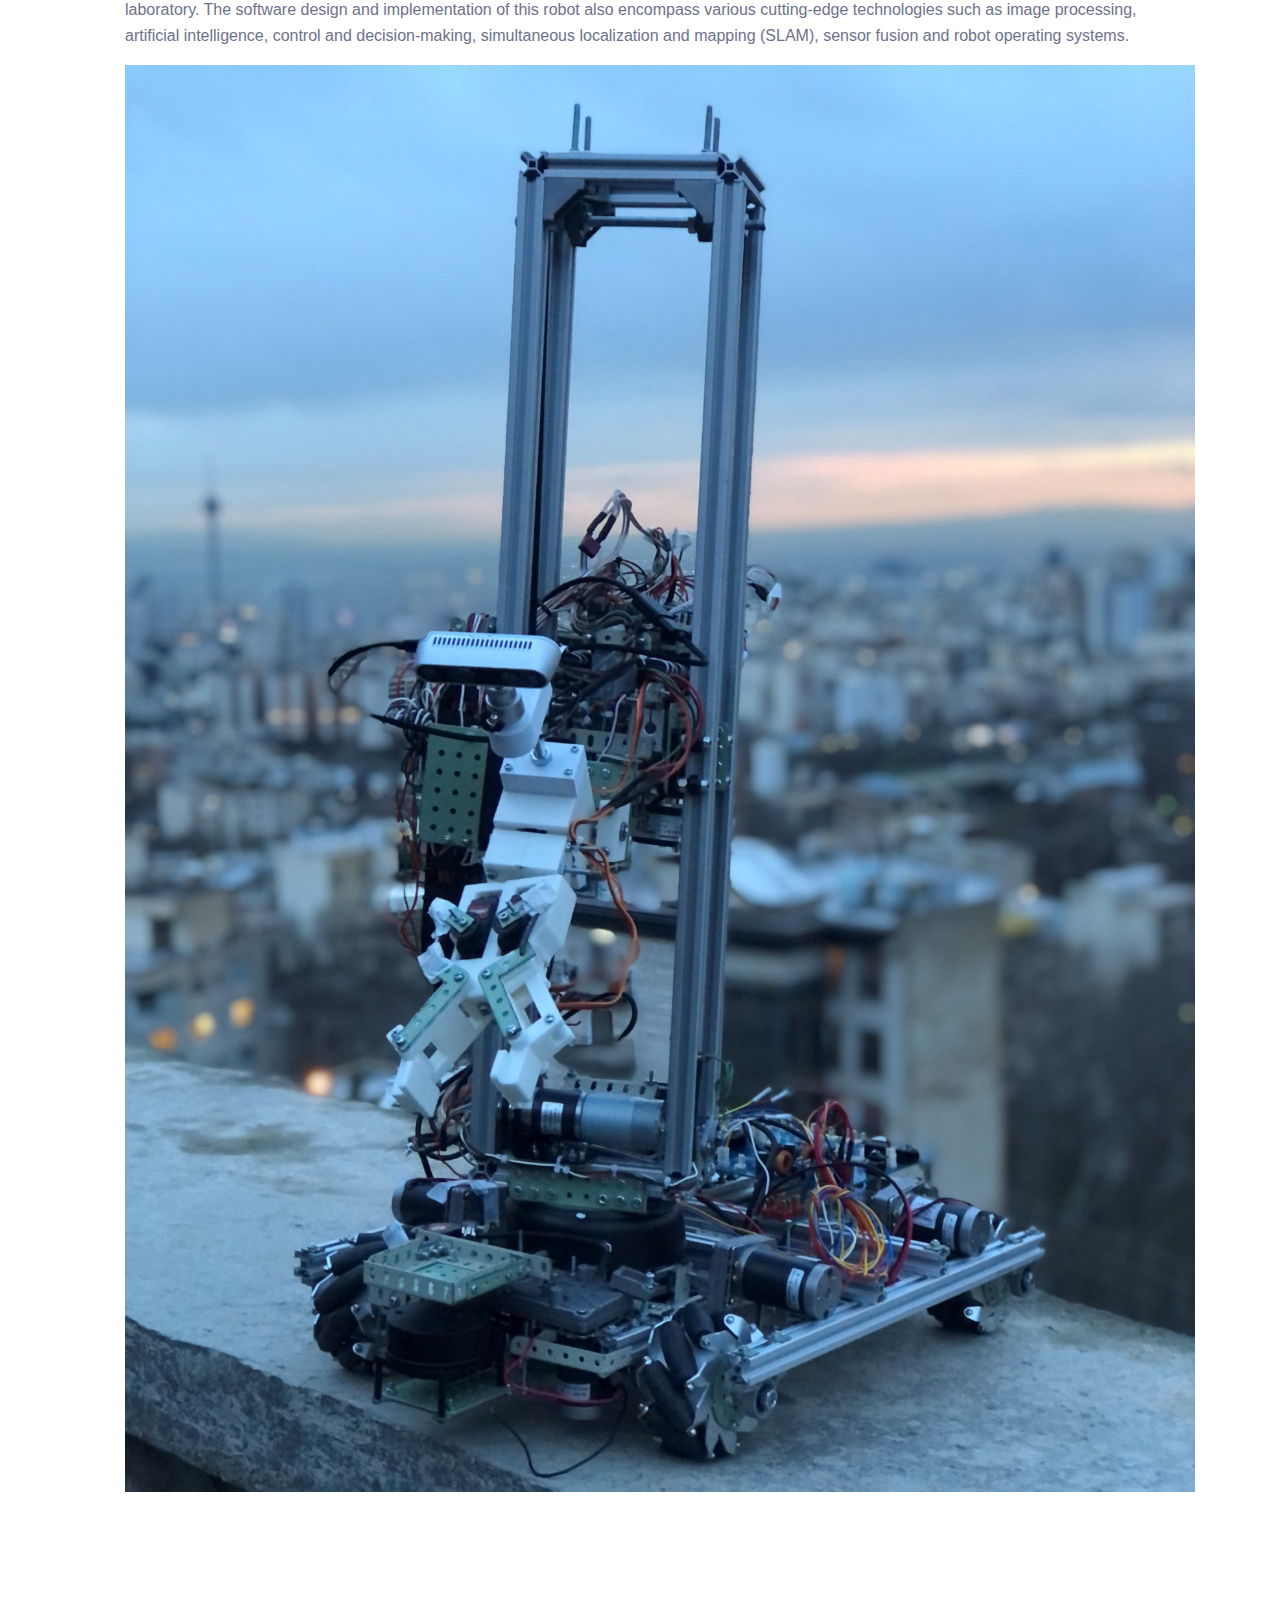
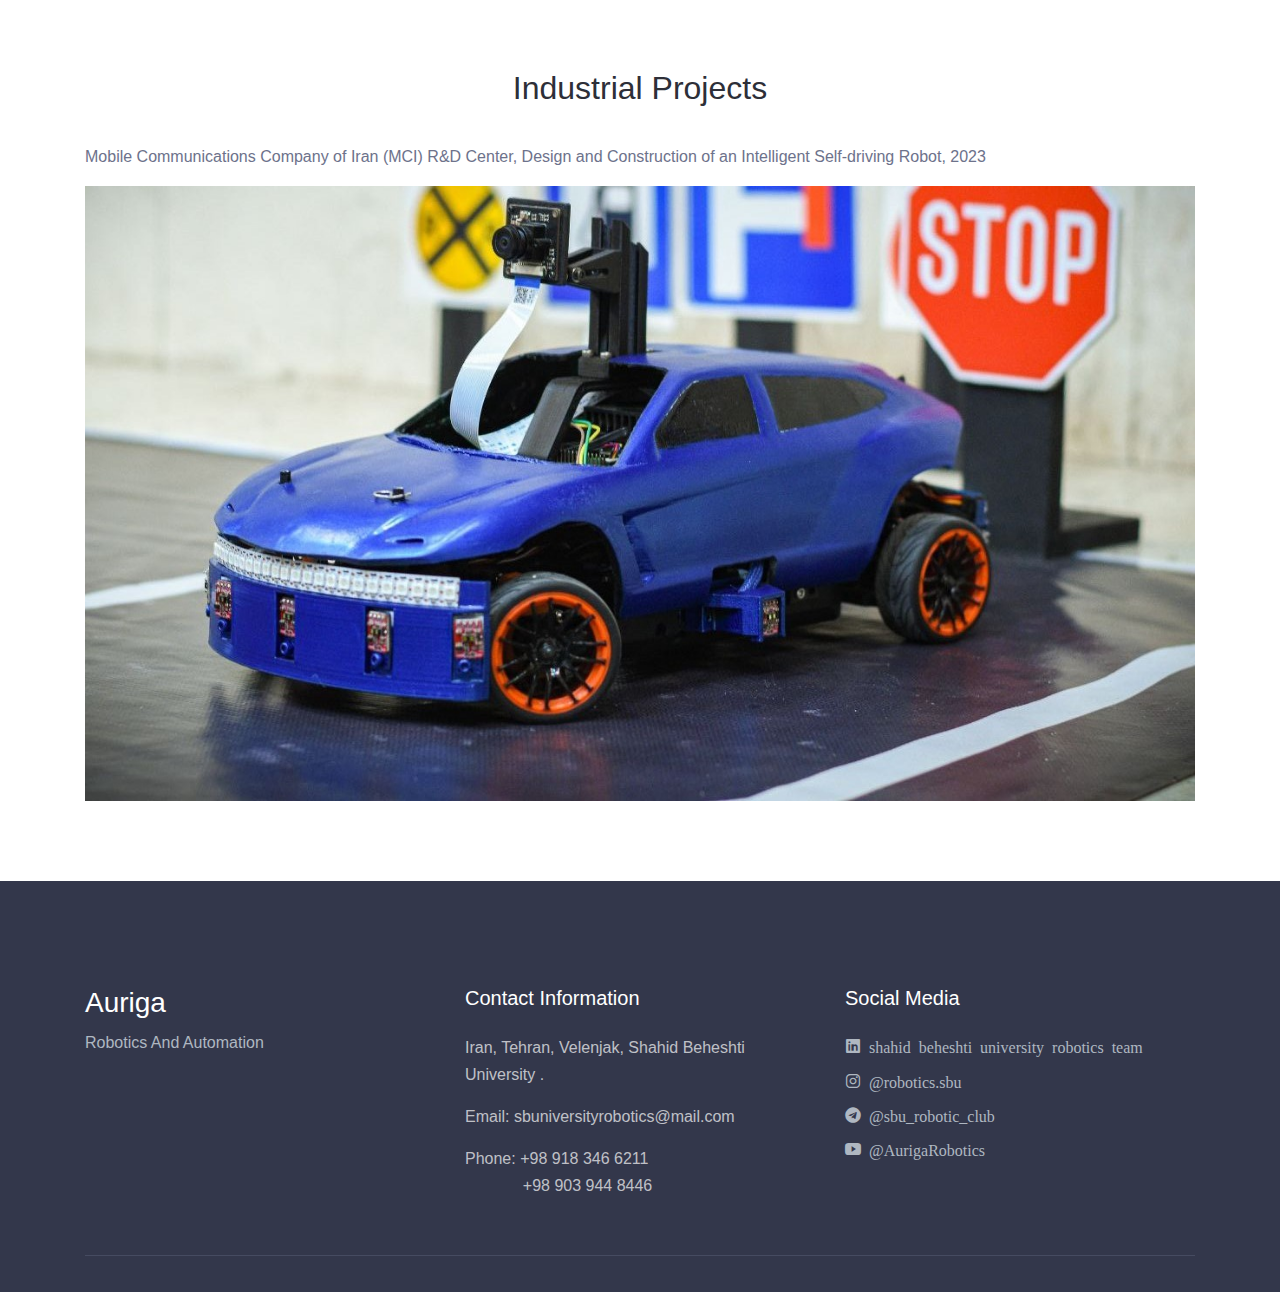
<file: projects.html>
<!DOCTYPE html>
<html lang="en">
<head>
  <meta charset="UTF-8">
  <meta name="viewport" content="width=device-width, initial-scale=1.0">

  <meta http-equiv="X-UA-Compatible" content="IE=edge">

  <meta name="copyright" content="MACode ID, https://macodeid.com/">

  <title>Revetive - Free Business Corporate Template By MACode ID</title>

  <link rel="stylesheet" href="./assets/css/bootstrap.css">
  
  <link rel="stylesheet" href="./assets/css/maicons.css">

  <link rel="stylesheet" href="./assets/vendor/animate/animate.css">

  <link rel="stylesheet" href="./assets/vendor/owl-carousel/css/owl.carousel.css">

  <link rel="stylesheet" href="./assets/vendor/fancybox/css/jquery.fancybox.css">

  <link rel="stylesheet" href="./assets/css/theme.css">

</head>
<body>

  <!-- Back to top button -->
  <div class="back-to-top"></div>

  <header>
    <div class="top-bar">
      <div class="container">
        <div class="row align-items-center">
          <div class="col-md-8">
            <div class="d-inline-block">
              <span class="mai-mail fg-primary"></span> <a href="sbuniversityrobotics@gmail.com">sbuniversityrobotics@gmail.com</a>
            </div>
            <div class="d-inline-block ml-2">
              
            </div>
          </div>
          <div class="col-md-4 text-right d-none d-md-block">
            <div class="social-mini-button">
              <a href="https://www.instagram.com/robotics.sbu?igsh=d3BsaWx2c2xjZDgx"><span class="mai-logo-instagram"></span></a>
              <a href="https://t.me/sbu_robotic_club"><span class="mai-logo-telegram"></span></a>
              <a href="https://www.youtube.com/@AurigaRobotics"><span class="mai-logo-youtube"></span></a>
              <a href="https://www.linkedin.com/company/shahid-beheshti-university-robotics-team"><span class="mai-logo-linkedin"></span></a>
            </div>
          </div>
        </div>
      </div> <!-- .container -->
    </div> <!-- .top-bar -->

    <nav class="navbar navbar-expand-lg navbar-light">
      <div class="container">
        <a href="index.html" class="navbar-brand">SBU <span class="text-primary">Auriga</span></a>

        <button class="navbar-toggler" data-toggle="collapse" data-target="#navbarContent" aria-controls="navbarContent" aria-expanded="false" aria-label="Toggle navigation">
          <span class="navbar-toggler-icon"></span>
        </button>

        <div class="navbar-collapse collapse" id="navbarContent">
          <ul class="navbar-nav ml-auto pt-3 pt-lg-0">
            <li class="nav-item">
              <a href="index.html" class="nav-link">Home</a>
            </li>
            <li class="nav-item">
              <a href="about.html" class="nav-link">About</a>
            </li>
            <li class="nav-item active">
              <a href="projects.html" class="nav-link">Projects</a>
            </li>
            <!-- <li class="nav-item">
              <a href="blog.html" class="nav-link">News</a>
            </li>
            <li class="nav-item">
              <a href="contact.html" class="nav-link">Contact</a>
            </li> -->
          </ul>
        </div>
      </div> <!-- .container -->
    </nav> <!-- .navbar -->

    <div class="page-banner bg-img bg-img-parallax overlay-dark" style="background-image: url(./assets/img/bg_image_3.jpg);">
      <div class="container h-100">
        <div class="row justify-content-center align-items-center h-100">
          <div class="col-lg-8">
            <nav aria-label="breadcrumb">
              <ol class="breadcrumb breadcrumb-dark bg-transparent justify-content-center py-0">
                <li class="breadcrumb-item"><a href="index.html">Home</a></li>
                <li class="breadcrumb-item active" aria-current="page">Portfolio</li>
              </ol>
            </nav>
            <h1 class="fg-white text-center">Projects</h1>
          </div>
        </div>
      </div>
    </div> <!-- .page-banner -->
  </header>

  <main>
    <div class="page-section">
      <div class="container">
        <div class="text-center">
        <h2>Completed and Ongoing Projects</h2>
        </div>

        <br>

        <ul>
          <b><li>Auriga's 1/10 scale Self-driving Car Robot</li></b>
          <p>Two Self-Driving car robots were constructed in this laboratory using image processing algorithms, artificial intelligence, and the assistance of sensors mounted on the robots. These robots detect environmental features such as road lines, guide signs, driving conditions, and the presence of obstacles. They then make appropriate decisions using control algorithms. These algorithms are integrated using ROS and RTOS. Furthermore, the electronic board design for these robots has been completed entirely within the laboratory.</p>
          <div class="center">
          <img src="./assets/img/portfolio/av1.png" alt="Autonomous Vehicle Auriga" width="450" > 
          </div>

          <br>

          <b><li>@WORK Robot</li></b>
          <p>Auriga’s @WORK consists of two mechanical parts: a mobile chassis and an arm. This robot constructs a map of its surrounding environment using LiDAR sensor, IMU and depth-camera. Then, utilizing the perception gathered from the environment, it employs path planning algorithms to find its optimal route from the origin to the destination and autonomously navigates to the desired endpoint. Moreover, this robot is capable of detecting and picking up specific objects found in industrial environments. Overall, the primary task of this robot is object manipulation and transportation within an industrial setting.
              The hardware design and construction of the robot, including both mechanical and electronic aspects, have been fully realized in this laboratory. The software design and implementation of this robot also encompass various cutting-edge technologies such as image processing, artificial intelligence, control and decision-making, simultaneous localization and mapping (SLAM), sensor fusion and robot operating systems.
          </p>
          <div class="center">
          <img src="./assets/img/portfolio/atwork4.jpg" alt="@WORK Auriga" width="450" > 
          </div>
        </div> <!-- .container -->
      </div> <!-- .page-section -->

      <div class="page-section">
        <div class="container">

          <div class="text-center">
            <h2>Industrial Projects</h2>
            </div>

            <br>
    
            
              <p>Mobile Communications Company of Iran (MCI) R&D Center, Design and Construction of an Intelligent Self-driving Robot, 2023</p>
              <div class="center">
              <img src="./assets/img/bg_image_2.jpg" alt="MCI Auriga" width="350" > 
              </div>
     

       
      </div> <!-- .container -->
    </div> <!-- .page-section -->
  </main>

  <footer class="page-footer">
    <div class="container">
      <div class="row">
        <div class="col-lg-4 py-4">
          <h3>Auriga</h3>
          <div class="subhead">Robotics and Automation</div>

        </div>
        <div class="col-lg-4 py-4">
          <h5>Contact Information</h5>
          <p>Iran, Tehran, Velenjak, Shahid Beheshti University .</p>
          <p>Email: sbuniversityrobotics@mail.com</p>
          <p>Phone: +98 918 346 6211<br>&nbsp;&nbsp;&nbsp;&nbsp;&nbsp;&nbsp;&nbsp;&nbsp;&nbsp;&nbsp;&nbsp;&nbsp; +98 903 944 8446</p>
        </div>
        <div class="col-lg-4 py-4">
          <h5>Social Media</h5>
          <ul class="footer-menu">
            <li>
              <a href="https://www.linkedin.com/company/shahid-beheshti-university-robotics-team"><span class="mai-logo-linkedin"> shahid beheshti university robotics team</span></a>
            </li>
            <li>
              <a href="https://www.instagram.com/robotics.sbu?igsh=d3BsaWx2c2xjZDgx"><span class="mai-logo-instagram"> @robotics.sbu </span></a>
            </li>
            <li>          
              <a href="https://t.me/sbu_robotic_club"><span class="mai-logo-telegram"> @sbu_robotic_club</span></a>
            </li>
            <li>          
              <a href="https://www.youtube.com/@AurigaRobotics"><span class="mai-logo-youtube"> @AurigaRobotics</span></a>
            </li>
          </ul>
        </div>
        <!-- <div class="col-lg-3 py-3">
          <h5>Newsletter</h5>
          <form action="#">
            <input type="text" class="form-control" placeholder="Enter your email">
            <button type="submit" class="btn btn-primary btn-sm mt-2">Submit</button>
          </form>
        </div> -->
      </div>

      <hr>

      <!-- <div class="row mt-4">
        <div class="col-md-6">
          <p>Copyright 2020. This template designed by <a href="https://macodeid.com">MACode ID</a></p>
        </div>
        <div class="col-md-6 text-right">
          <div class="sosmed-button">
           
          </div>
        </div>
      </div> -->

    </div>
  </footer>

  
<script src="./assets/js/jquery-3.5.1.min.js"></script>

<script src="./assets/js/bootstrap.bundle.min.js"></script>

<script src="./assets/vendor/owl-carousel/js/owl.carousel.min.js"></script>

<script src="./assets/vendor/wow/wow.min.js"></script>

<script src="./assets/vendor/fancybox/js/jquery.fancybox.min.js"></script>

<script src="./assets/vendor/isotope/isotope.pkgd.min.js"></script>

<script src="./assets/js/google-maps.js"></script>

<script src="./assets/js/theme.js"></script>

</body>
</html>
</file>
<file: assets/css/maicons.css>
@font-face {
  font-family: 'maicons';
  src:  url('../fonts/maicons.eot?c9nlkl');
  src:  url('../fonts/maicons.eot?c9nlkl#iefix') format('embedded-opentype'),
    url('../fonts/maicons.ttf?c9nlkl') format('truetype'),
    url('../fonts/maicons.woff?c9nlkl') format('woff'),
    url('../fonts/maicons.svg?c9nlkl#maicons') format('svg');
  font-weight: normal;
  font-style: normal;
  font-display: block;
}

[class^="mai-"], [class*=" mai-"] {
  /* use !important to prevent issues with browser extensions that change fonts */
  font-family: 'maicons' !important;
  speak: none;
  font-style: normal;
  font-weight: normal;
  font-variant: normal;
  text-transform: none;
  line-height: 1;

  /* Better Font Rendering =========== */
  -webkit-font-smoothing: antialiased;
  -moz-osx-font-smoothing: grayscale;
}

.mai-add:before {
  content: "\e900";
}
.mai-add-circle:before {
  content: "\e901";
}
.mai-add-circle-outline:before {
  content: "\e902";
}
.mai-airplane:before {
  content: "\e903";
}
.mai-airplane-outline:before {
  content: "\e904";
}
.mai-alarm:before {
  content: "\e905";
}
.mai-alarm-outline:before {
  content: "\e906";
}
.mai-albums:before {
  content: "\e907";
}
.mai-albums-outline:before {
  content: "\e908";
}
.mai-alert:before {
  content: "\e909";
}
.mai-alert-circle:before {
  content: "\e90a";
}
.mai-alert-circle-outline:before {
  content: "\e90b";
}
.mai-analytics:before {
  content: "\e90c";
}
.mai-analytics-outline:before {
  content: "\e90d";
}
.mai-aperture:before {
  content: "\e90e";
}
.mai-aperture-outline:before {
  content: "\e90f";
}
.mai-apps:before {
  content: "\e910";
}
.mai-apps-outline:before {
  content: "\e911";
}
.mai-archive:before {
  content: "\e912";
}
.mai-archive-outline:before {
  content: "\e913";
}
.mai-arrow-back:before {
  content: "\e914";
}
.mai-arrow-back-circle:before {
  content: "\e915";
}
.mai-arrow-back-circle-outline:before {
  content: "\e916";
}
.mai-arrow-down:before {
  content: "\e917";
}
.mai-arrow-down-circle:before {
  content: "\e918";
}
.mai-arrow-down-circle-outline:before {
  content: "\e919";
}
.mai-arrow-forward:before {
  content: "\e91a";
}
.mai-arrow-forward-circle:before {
  content: "\e91b";
}
.mai-arrow-forward-circle-outline:before {
  content: "\e91c";
}
.mai-arrow-redo:before {
  content: "\e91d";
}
.mai-arrow-redo-circle:before {
  content: "\e91e";
}
.mai-arrow-redo-circle-outline:before {
  content: "\e91f";
}
.mai-arrow-redo-outline:before {
  content: "\e920";
}
.mai-arrow-undo:before {
  content: "\e921";
}
.mai-arrow-undo-circle:before {
  content: "\e922";
}
.mai-arrow-undo-circle-outline:before {
  content: "\e923";
}
.mai-arrow-undo-outline:before {
  content: "\e924";
}
.mai-arrow-up:before {
  content: "\e925";
}
.mai-arrow-up-circle:before {
  content: "\e926";
}
.mai-arrow-up-circle-outline:before {
  content: "\e927";
}
.mai-at:before {
  content: "\e928";
}
.mai-at-circle:before {
  content: "\e929";
}
.mai-at-circle-outline:before {
  content: "\e92a";
}
.mai-attach:before {
  content: "\e92b";
}
.mai-attach-outline:before {
  content: "\e92c";
}
.mai-backspace:before {
  content: "\e92d";
}
.mai-backspace-outline:before {
  content: "\e92e";
}
.mai-bandage:before {
  content: "\e92f";
}
.mai-bandage-outline:before {
  content: "\e930";
}
.mai-bar-chart:before {
  content: "\e932";
}
.mai-bar-chart-outline:before {
  content: "\e933";
}
.mai-barbell:before {
  content: "\e931";
}
.mai-barcode:before {
  content: "\e934";
}
.mai-barcode-outline:before {
  content: "\e935";
}
.mai-baseball:before {
  content: "\e936";
}
.mai-baseball-outline:before {
  content: "\e937";
}
.mai-basket:before {
  content: "\e938";
}
.mai-basket-outline:before {
  content: "\e93b";
}
.mai-basketball:before {
  content: "\e939";
}
.mai-basketball-outline:before {
  content: "\e93a";
}
.mai-battery-charging:before {
  content: "\e93c";
}
.mai-battery-dead:before {
  content: "\e93d";
}
.mai-battery-full:before {
  content: "\e93e";
}
.mai-battery-half:before {
  content: "\e93f";
}
.mai-beaker:before {
  content: "\e940";
}
.mai-beaker-outline:before {
  content: "\e941";
}
.mai-bed:before {
  content: "\e942";
}
.mai-bed-outline:before {
  content: "\e943";
}
.mai-beer:before {
  content: "\e944";
}
.mai-beer-outline:before {
  content: "\e945";
}
.mai-bicycle:before {
  content: "\e946";
}
.mai-bluetooth:before {
  content: "\e947";
}
.mai-boat:before {
  content: "\e948";
}
.mai-boat-outline:before {
  content: "\e949";
}
.mai-body:before {
  content: "\e94a";
}
.mai-body-outline:before {
  content: "\e94b";
}
.mai-bonfire:before {
  content: "\e94c";
}
.mai-bonfire-outline:before {
  content: "\e94d";
}
.mai-book:before {
  content: "\e94e";
}
.mai-book-outline:before {
  content: "\e953";
}
.mai-bookmark:before {
  content: "\e94f";
}
.mai-bookmark-outline:before {
  content: "\e950";
}
.mai-bookmarks:before {
  content: "\e951";
}
.mai-bookmarks-outline:before {
  content: "\e952";
}
.mai-briefcase:before {
  content: "\e954";
}
.mai-briefcase-outline:before {
  content: "\e955";
}
.mai-browsers:before {
  content: "\e956";
}
.mai-browsers-outline:before {
  content: "\e957";
}
.mai-brush:before {
  content: "\e958";
}
.mai-brush-outline:before {
  content: "\e959";
}
.mai-bug:before {
  content: "\e95a";
}
.mai-bug-outline:before {
  content: "\e95b";
}
.mai-build:before {
  content: "\e95c";
}
.mai-build-outline:before {
  content: "\e95d";
}
.mai-bulb:before {
  content: "\e95e";
}
.mai-bulb-outline:before {
  content: "\e95f";
}
.mai-bus:before {
  content: "\e960";
}
.mai-bus-outline:before {
  content: "\e963";
}
.mai-business:before {
  content: "\e961";
}
.mai-business-outline:before {
  content: "\e962";
}
.mai-cafe:before {
  content: "\e964";
}
.mai-cafe-outline:before {
  content: "\e965";
}
.mai-calculator:before {
  content: "\e966";
}
.mai-calculator-outline:before {
  content: "\e967";
}
.mai-calendar:before {
  content: "\e968";
}
.mai-calendar-outline:before {
  content: "\e969";
}
.mai-call:before {
  content: "\e96a";
}
.mai-call-outline:before {
  content: "\e96b";
}
.mai-camera:before {
  content: "\e96c";
}
.mai-camera-outline:before {
  content: "\e96d";
}
.mai-camera-reverse:before {
  content: "\e96e";
}
.mai-camera-reverse-outline:before {
  content: "\e96f";
}
.mai-car:before {
  content: "\e970";
}
.mai-car-outline:before {
  content: "\e97f";
}
.mai-car-sport:before {
  content: "\e980";
}
.mai-car-sport-outline:before {
  content: "\e981";
}
.mai-card:before {
  content: "\e971";
}
.mai-card-outline:before {
  content: "\e972";
}
.mai-caret-back:before {
  content: "\e973";
}
.mai-caret-back-circle:before {
  content: "\e974";
}
.mai-caret-back-circle-outline:before {
  content: "\e975";
}
.mai-caret-down:before {
  content: "\e976";
}
.mai-caret-down-circle:before {
  content: "\e977";
}
.mai-caret-down-circle-outline:before {
  content: "\e978";
}
.mai-caret-forward:before {
  content: "\e979";
}
.mai-caret-forward-circle:before {
  content: "\e97a";
}
.mai-caret-forward-circle-outline:before {
  content: "\e97b";
}
.mai-caret-up:before {
  content: "\e97c";
}
.mai-caret-up-circle:before {
  content: "\e97d";
}
.mai-caret-up-circle-outline:before {
  content: "\e97e";
}
.mai-cart:before {
  content: "\e982";
}
.mai-cart-outline:before {
  content: "\e983";
}
.mai-cash:before {
  content: "\e984";
}
.mai-cash-outline:before {
  content: "\e985";
}
.mai-chatbox:before {
  content: "\e986";
}
.mai-chatbox-ellipses:before {
  content: "\e987";
}
.mai-chatbox-ellipses-outline:before {
  content: "\e988";
}
.mai-chatbox-outline:before {
  content: "\e989";
}
.mai-chatbubble:before {
  content: "\e98a";
}
.mai-chatbubble-ellipses:before {
  content: "\e98b";
}
.mai-chatbubble-ellipses-outline:before {
  content: "\e98c";
}
.mai-chatbubble-outline:before {
  content: "\e98d";
}
.mai-chatbubbles:before {
  content: "\e98e";
}
.mai-chatbubbles-outline:before {
  content: "\e98f";
}
.mai-checkbox:before {
  content: "\e990";
}
.mai-checkbox-outline:before {
  content: "\e991";
}
.mai-checkmark:before {
  content: "\e992";
}
.mai-checkmark-circle:before {
  content: "\e993";
}
.mai-checkmark-circle-outline:before {
  content: "\e994";
}
.mai-checkmark-done:before {
  content: "\e995";
}
.mai-checkmark-done-circle:before {
  content: "\e996";
}
.mai-checkmark-done-circle-outline:before {
  content: "\e997";
}
.mai-chevron-back:before {
  content: "\e998";
}
.mai-chevron-back-circle:before {
  content: "\e999";
}
.mai-chevron-back-circle-outline:before {
  content: "\e99a";
}
.mai-chevron-down:before {
  content: "\e99b";
}
.mai-chevron-down-circle:before {
  content: "\e99c";
}
.mai-chevron-down-circle-outline:before {
  content: "\e99d";
}
.mai-chevron-forward:before {
  content: "\e99e";
}
.mai-chevron-forward-circle:before {
  content: "\e99f";
}
.mai-chevron-forward-circle-outline:before {
  content: "\e9a0";
}
.mai-chevron-up:before {
  content: "\e9a1";
}
.mai-chevron-up-circle:before {
  content: "\e9a2";
}
.mai-chevron-up-circle-outline:before {
  content: "\e9a3";
}
.mai-clipboard:before {
  content: "\e9a4";
}
.mai-clipboard-outline:before {
  content: "\e9a5";
}
.mai-close:before {
  content: "\e9a6";
}
.mai-close-circle:before {
  content: "\e9a7";
}
.mai-close-circle-outline:before {
  content: "\e9a8";
}
.mai-cloud:before {
  content: "\e9a9";
}
.mai-cloud-circle:before {
  content: "\e9aa";
}
.mai-cloud-circle-outline:before {
  content: "\e9ab";
}
.mai-cloud-done:before {
  content: "\e9ac";
}
.mai-cloud-done-outline:before {
  content: "\e9ad";
}
.mai-cloud-download:before {
  content: "\e9ae";
}
.mai-cloud-download-outline:before {
  content: "\e9af";
}
.mai-cloud-offline:before {
  content: "\e9b0";
}
.mai-cloud-offline-outline:before {
  content: "\e9b1";
}
.mai-cloud-outline:before {
  content: "\e9b2";
}
.mai-cloud-upload:before {
  content: "\e9b3";
}
.mai-cloud-upload-outline:before {
  content: "\e9b4";
}
.mai-cloudy:before {
  content: "\e9b5";
}
.mai-cloudy-night:before {
  content: "\e9b6";
}
.mai-cloudy-night-outline:before {
  content: "\e9b7";
}
.mai-cloudy-outline:before {
  content: "\e9b8";
}
.mai-code:before {
  content: "\e9b9";
}
.mai-code-download:before {
  content: "\e9ba";
}
.mai-code-slash:before {
  content: "\e9bb";
}
.mai-code-working:before {
  content: "\e9bc";
}
.mai-cog:before {
  content: "\e9bd";
}
.mai-color-fill:before {
  content: "\e9be";
}
.mai-color-fill-outline:before {
  content: "\e9bf";
}
.mai-color-filter:before {
  content: "\e9c0";
}
.mai-color-filter-outline:before {
  content: "\e9c1";
}
.mai-color-palette:before {
  content: "\e9c2";
}
.mai-color-palette-outline:before {
  content: "\e9c3";
}
.mai-color-wand:before {
  content: "\e9c4";
}
.mai-color-wand-outline:before {
  content: "\e9c5";
}
.mai-compass:before {
  content: "\e9c6";
}
.mai-compass-outline:before {
  content: "\e9c7";
}
.mai-construct:before {
  content: "\e9c8";
}
.mai-construct-outline:before {
  content: "\e9c9";
}
.mai-contract:before {
  content: "\e9ca";
}
.mai-contrast:before {
  content: "\e9cb";
}
.mai-copy:before {
  content: "\e9cc";
}
.mai-copy-outline:before {
  content: "\e9cd";
}
.mai-create:before {
  content: "\e9ce";
}
.mai-create-outline:before {
  content: "\e9cf";
}
.mai-crop:before {
  content: "\e9d0";
}
.mai-cube:before {
  content: "\e9d1";
}
.mai-cube-outline:before {
  content: "\e9d2";
}
.mai-cut:before {
  content: "\e9d3";
}
.mai-desktop:before {
  content: "\e9d4";
}
.mai-desktop-outline:before {
  content: "\e9d5";
}
.mai-disc:before {
  content: "\e9d6";
}
.mai-disc-outline:before {
  content: "\e9d7";
}
.mai-document:before {
  content: "\e9d8";
}
.mai-document-outline:before {
  content: "\e9d9";
}
.mai-document-text:before {
  content: "\e9dc";
}
.mai-document-text-outline:before {
  content: "\e9dd";
}
.mai-documents:before {
  content: "\e9da";
}
.mai-documents-outline:before {
  content: "\e9db";
}
.mai-download:before {
  content: "\e9de";
}
.mai-download-outline:before {
  content: "\e9df";
}
.mai-duplicate:before {
  content: "\e9e0";
}
.mai-duplicate-outline:before {
  content: "\e9e1";
}
.mai-ear:before {
  content: "\e9e2";
}
.mai-ear-outline:before {
  content: "\e9e3";
}
.mai-earth:before {
  content: "\e9e4";
}
.mai-earth-outline:before {
  content: "\e9e5";
}
.mai-easel:before {
  content: "\e9e6";
}
.mai-easel-outline:before {
  content: "\e9e7";
}
.mai-egg:before {
  content: "\e9e8";
}
.mai-egg-outline:before {
  content: "\e9e9";
}
.mai-ellipse:before {
  content: "\e9ea";
}
.mai-ellipse-outline:before {
  content: "\e9eb";
}
.mai-ellipsis-horizontal:before {
  content: "\e9ec";
}
.mai-ellipsis-horizontal-circle:before {
  content: "\e9ed";
}
.mai-ellipsis-vertical:before {
  content: "\e9ee";
}
.mai-ellipsis-vertical-circle:before {
  content: "\e9ef";
}
.mai-enter:before {
  content: "\e9f0";
}
.mai-enter-outline:before {
  content: "\e9f1";
}
.mai-exit:before {
  content: "\e9f2";
}
.mai-exit-outline:before {
  content: "\e9f3";
}
.mai-expand:before {
  content: "\e9f4";
}
.mai-eye:before {
  content: "\e9f5";
}
.mai-eye-off:before {
  content: "\e9f8";
}
.mai-eye-off-outline:before {
  content: "\e9f9";
}
.mai-eye-outline:before {
  content: "\e9fa";
}
.mai-eyedrop:before {
  content: "\e9f6";
}
.mai-eyedrop-outline:before {
  content: "\e9f7";
}
.mai-fast-food:before {
  content: "\e9fb";
}
.mai-fast-food-outline:before {
  content: "\e9fc";
}
.mai-female:before {
  content: "\e9fd";
}
.mai-file-tray:before {
  content: "\e9fe";
}
.mai-file-tray-full:before {
  content: "\e9ff";
}
.mai-file-tray-full-outline:before {
  content: "\ea00";
}
.mai-file-tray-outline:before {
  content: "\ea01";
}
.mai-film:before {
  content: "\ea02";
}
.mai-film-outline:before {
  content: "\ea03";
}
.mai-filter:before {
  content: "\ea04";
}
.mai-finger-print:before {
  content: "\ea05";
}
.mai-fitness:before {
  content: "\ea06";
}
.mai-fitness-outline:before {
  content: "\ea07";
}
.mai-flag:before {
  content: "\ea08";
}
.mai-flag-outline:before {
  content: "\ea09";
}
.mai-flame:before {
  content: "\ea0a";
}
.mai-flame-outline:before {
  content: "\ea0b";
}
.mai-flash:before {
  content: "\ea0c";
}
.mai-flash-off:before {
  content: "\ea0f";
}
.mai-flash-off-outline:before {
  content: "\ea10";
}
.mai-flash-outline:before {
  content: "\ea11";
}
.mai-flashlight:before {
  content: "\ea0d";
}
.mai-flashlight-outline:before {
  content: "\ea0e";
}
.mai-flask:before {
  content: "\ea12";
}
.mai-flask-outline:before {
  content: "\ea13";
}
.mai-flower:before {
  content: "\ea14";
}
.mai-flower-outline:before {
  content: "\ea15";
}
.mai-folder:before {
  content: "\ea16";
}
.mai-folder-open:before {
  content: "\ea17";
}
.mai-folder-open-outline:before {
  content: "\ea18";
}
.mai-folder-outline:before {
  content: "\ea19";
}
.mai-football:before {
  content: "\ea1a";
}
.mai-football-outline:before {
  content: "\ea1b";
}
.mai-funnel:before {
  content: "\ea1c";
}
.mai-funnel-outline:before {
  content: "\ea1d";
}
.mai-game-controller:before {
  content: "\ea1e";
}
.mai-game-controller-outline:before {
  content: "\ea1f";
}
.mai-gift:before {
  content: "\ea20";
}
.mai-gift-outline:before {
  content: "\ea21";
}
.mai-git-branch:before {
  content: "\ea22";
}
.mai-git-commit:before {
  content: "\ea23";
}
.mai-git-compare:before {
  content: "\ea24";
}
.mai-git-merge:before {
  content: "\ea25";
}
.mai-git-network:before {
  content: "\ea26";
}
.mai-git-pull-request:before {
  content: "\ea27";
}
.mai-glasses:before {
  content: "\ea28";
}
.mai-glasses-outline:before {
  content: "\ea29";
}
.mai-globe:before {
  content: "\ea2a";
}
.mai-globe-outline:before {
  content: "\ea2b";
}
.mai-golf:before {
  content: "\ea2c";
}
.mai-golf-outline:before {
  content: "\ea2d";
}
.mai-grid:before {
  content: "\ea2e";
}
.mai-grid-outline:before {
  content: "\ea2f";
}
.mai-hammer:before {
  content: "\ea30";
}
.mai-hammer-outline:before {
  content: "\ea31";
}
.mai-hand-left:before {
  content: "\ea32";
}
.mai-hand-left-outline:before {
  content: "\ea33";
}
.mai-hand-right:before {
  content: "\ea34";
}
.mai-hand-right-outline:before {
  content: "\ea35";
}
.mai-happy:before {
  content: "\ea36";
}
.mai-happy-outline:before {
  content: "\ea37";
}
.mai-hardware-chip:before {
  content: "\ea38";
}
.mai-hardware-chip-outline:before {
  content: "\ea39";
}
.mai-headset:before {
  content: "\ea3a";
}
.mai-headset-outline:before {
  content: "\ea3b";
}
.mai-heart:before {
  content: "\ea3c";
}
.mai-heart-circle:before {
  content: "\ea3d";
}
.mai-heart-circle-outline:before {
  content: "\ea3e";
}
.mai-heart-dislike:before {
  content: "\ea3f";
}
.mai-heart-dislike-circle:before {
  content: "\ea40";
}
.mai-heart-dislike-circle-outline:before {
  content: "\ea41";
}
.mai-heart-dislike-outline:before {
  content: "\ea42";
}
.mai-heart-half:before {
  content: "\ea43";
}
.mai-heart-half-outline:before {
  content: "\ea44";
}
.mai-heart-outline:before {
  content: "\ea45";
}
.mai-help:before {
  content: "\ea46";
}
.mai-help-buoy:before {
  content: "\ea47";
}
.mai-help-buoy-outline:before {
  content: "\ea48";
}
.mai-help-circle:before {
  content: "\ea49";
}
.mai-help-circle-outline:before {
  content: "\ea4a";
}
.mai-home:before {
  content: "\ea4b";
}
.mai-home-outline:before {
  content: "\ea4c";
}
.mai-hourglass:before {
  content: "\ea4d";
}
.mai-hourglass-outline:before {
  content: "\ea4e";
}
.mai-ice-cream:before {
  content: "\ea4f";
}
.mai-ice-cream-outline:before {
  content: "\ea50";
}
.mai-image:before {
  content: "\ea51";
}
.mai-image-outline:before {
  content: "\ea52";
}
.mai-images:before {
  content: "\ea53";
}
.mai-images-outline:before {
  content: "\ea54";
}
.mai-infinite:before {
  content: "\ea55";
}
.mai-information:before {
  content: "\ea56";
}
.mai-information-circle:before {
  content: "\ea57";
}
.mai-information-circle-outline:before {
  content: "\ea58";
}
.mai-journal:before {
  content: "\ea59";
}
.mai-journal-outline:before {
  content: "\ea5a";
}
.mai-key:before {
  content: "\ea5b";
}
.mai-key-outline:before {
  content: "\ea5c";
}
.mai-keypad:before {
  content: "\ea5d";
}
.mai-keypad-outline:before {
  content: "\ea5e";
}
.mai-language:before {
  content: "\ea5f";
}
.mai-laptop:before {
  content: "\ea60";
}
.mai-laptop-outline:before {
  content: "\ea61";
}
.mai-layers:before {
  content: "\ea62";
}
.mai-layers-outline:before {
  content: "\ea63";
}
.mai-leaf:before {
  content: "\ea64";
}
.mai-leaf-outline:before {
  content: "\ea65";
}
.mai-library:before {
  content: "\ea66";
}
.mai-library-outline:before {
  content: "\ea67";
}
.mai-link:before {
  content: "\ea68";
}
.mai-list:before {
  content: "\ea69";
}
.mai-list-circle:before {
  content: "\ea6a";
}
.mai-list-circle-outline:before {
  content: "\ea6b";
}
.mai-locate:before {
  content: "\ea6c";
}
.mai-location:before {
  content: "\ea6d";
}
.mai-location-outline:before {
  content: "\ea6e";
}
.mai-lock-closed:before {
  content: "\ea6f";
}
.mai-lock-closed-outline:before {
  content: "\ea70";
}
.mai-lock-open:before {
  content: "\ea71";
}
.mai-lock-open-outline:before {
  content: "\ea72";
}
.mai-log-in:before {
  content: "\ea73";
}
.mai-log-in-outline:before {
  content: "\ea74";
}
.mai-log-out:before {
  content: "\ea75";
}
.mai-log-out-outline:before {
  content: "\ea76";
}
.mai-logo-500px:before {
  content: "\ea8e";
}
.mai-logo-accessible-icon:before {
  content: "\eaef";
}
.mai-logo-accusoft:before {
  content: "\eba2";
}
.mai-logo-algolia:before {
  content: "\eba3";
}
.mai-logo-alipay:before {
  content: "\eba4";
}
.mai-logo-amazon:before {
  content: "\eba5";
}
.mai-logo-amplify:before {
  content: "\eba6";
}
.mai-logo-android:before {
  content: "\eba7";
}
.mai-logo-angular:before {
  content: "\eba8";
}
.mai-logo-apple:before {
  content: "\eba9";
}
.mai-logo-apple-appstore:before {
  content: "\ebaa";
}
.mai-logo-aws:before {
  content: "\ebab";
}
.mai-logo-behance:before {
  content: "\ebac";
}
.mai-logo-bitbucket:before {
  content: "\ebad";
}
.mai-logo-bitcoin:before {
  content: "\ebae";
}
.mai-logo-blackberry:before {
  content: "\ebaf";
}
.mai-logo-blogger:before {
  content: "\ebb0";
}
.mai-logo-buffer:before {
  content: "\ebb1";
}
.mai-logo-buysellads:before {
  content: "\ebb2";
}
.mai-logo-capacitor:before {
  content: "\ebb3";
}
.mai-logo-cc-amazon-pay:before {
  content: "\ebb4";
}
.mai-logo-cc-amex:before {
  content: "\ebb5";
}
.mai-logo-cc-apple-pay:before {
  content: "\ebb6";
}
.mai-logo-cc-diners-club:before {
  content: "\ebb7";
}
.mai-logo-cc-discover:before {
  content: "\ebb8";
}
.mai-logo-cc-jcb:before {
  content: "\ebb9";
}
.mai-logo-cc-mastercard:before {
  content: "\ebba";
}
.mai-logo-cc-paypal:before {
  content: "\ebbb";
}
.mai-logo-cc-stripe:before {
  content: "\ebbc";
}
.mai-logo-cc-visa:before {
  content: "\ebbd";
}
.mai-logo-chrome:before {
  content: "\ebbe";
}
.mai-logo-closed-captioning:before {
  content: "\ebbf";
}
.mai-logo-codepen:before {
  content: "\ebc0";
}
.mai-logo-cpanel:before {
  content: "\ebc1";
}
.mai-logo-creative-commons:before {
  content: "\ebc2";
}
.mai-logo-css3:before {
  content: "\ebc3";
}
.mai-logo-cuttlefish:before {
  content: "\ebc4";
}
.mai-logo-d-and-d:before {
  content: "\ebc5";
}
.mai-logo-dashcube:before {
  content: "\ebc6";
}
.mai-logo-designernews:before {
  content: "\ebc7";
}
.mai-logo-deviantart:before {
  content: "\ebc8";
}
.mai-logo-digg:before {
  content: "\ebc9";
}
.mai-logo-digital-ocean:before {
  content: "\ebca";
}
.mai-logo-discord:before {
  content: "\ebcb";
}
.mai-logo-discourse:before {
  content: "\ebcc";
}
.mai-logo-dochub:before {
  content: "\ebcd";
}
.mai-logo-docker:before {
  content: "\ebce";
}
.mai-logo-dribbble:before {
  content: "\ebcf";
}
.mai-logo-dropbox:before {
  content: "\ebd0";
}
.mai-logo-drupal:before {
  content: "\ebd1";
}
.mai-logo-dyalog:before {
  content: "\ebd2";
}
.mai-logo-earlybirds:before {
  content: "\ebd3";
}
.mai-logo-ebay:before {
  content: "\ebd4";
}
.mai-logo-edge:before {
  content: "\ebd5";
}
.mai-logo-electron:before {
  content: "\ebd6";
}
.mai-logo-elementor:before {
  content: "\ebd7";
}
.mai-logo-ello:before {
  content: "\ebd8";
}
.mai-logo-ember:before {
  content: "\ebd9";
}
.mai-logo-empire:before {
  content: "\ebda";
}
.mai-logo-envira:before {
  content: "\ebdb";
}
.mai-logo-erlang:before {
  content: "\ebdc";
}
.mai-logo-etsy:before {
  content: "\ebdd";
}
.mai-logo-euro:before {
  content: "\ebde";
}
.mai-logo-expeditedssl:before {
  content: "\ebdf";
}
.mai-logo-facebook:before {
  content: "\ebe0";
}
.mai-logo-facebook-f:before {
  content: "\ebe1";
}
.mai-logo-facebook-messenger:before {
  content: "\ebe2";
}
.mai-logo-firebase:before {
  content: "\ebe3";
}
.mai-logo-firefox:before {
  content: "\ebe4";
}
.mai-logo-flickr:before {
  content: "\ebe5";
}
.mai-logo-flipboard:before {
  content: "\ebe6";
}
.mai-logo-fly:before {
  content: "\ebe7";
}
.mai-logo-foursquare:before {
  content: "\ebe8";
}
.mai-logo-freebsd:before {
  content: "\ebe9";
}
.mai-logo-gg:before {
  content: "\ebea";
}
.mai-logo-git:before {
  content: "\ebeb";
}
.mai-logo-github:before {
  content: "\ebec";
}
.mai-logo-github-alt:before {
  content: "\ebed";
}
.mai-logo-gitlab:before {
  content: "\ebee";
}
.mai-logo-gitter:before {
  content: "\ebef";
}
.mai-logo-glide:before {
  content: "\ebf0";
}
.mai-logo-glide-g:before {
  content: "\ebf1";
}
.mai-logo-google:before {
  content: "\ebf2";
}
.mai-logo-google-drive:before {
  content: "\ebf3";
}
.mai-logo-google-play:before {
  content: "\ebf4";
}
.mai-logo-google-playstore:before {
  content: "\ebf5";
}
.mai-logo-google-plus:before {
  content: "\ebf6";
}
.mai-logo-google-plus-g:before {
  content: "\ebf7";
}
.mai-logo-google-wallet:before {
  content: "\ebf8";
}
.mai-logo-grunt:before {
  content: "\ebf9";
}
.mai-logo-gulp:before {
  content: "\ebfa";
}
.mai-logo-hackernews:before {
  content: "\ebfb";
}
.mai-logo-hotjar:before {
  content: "\ebfc";
}
.mai-logo-html5:before {
  content: "\ebfd";
}
.mai-logo-hubspot:before {
  content: "\ebfe";
}
.mai-logo-imdb:before {
  content: "\ebff";
}
.mai-logo-instagram:before {
  content: "\ec00";
}
.mai-logo-internet-explorer:before {
  content: "\ec01";
}
.mai-logo-ionic:before {
  content: "\ec02";
}
.mai-logo-ionitron:before {
  content: "\ec03";
}
.mai-logo-itunes:before {
  content: "\ec04";
}
.mai-logo-java:before {
  content: "\ec05";
}
.mai-logo-javascript:before {
  content: "\ec06";
}
.mai-logo-joomla:before {
  content: "\ec07";
}
.mai-logo-jsfiddle:before {
  content: "\ec08";
}
.mai-logo-keycdn:before {
  content: "\ec09";
}
.mai-logo-laravel:before {
  content: "\ec0a";
}
.mai-logo-lastfm:before {
  content: "\ec0b";
}
.mai-logo-leanpub:before {
  content: "\ec0c";
}
.mai-logo-less:before {
  content: "\ec0d";
}
.mai-logo-line:before {
  content: "\ec0e";
}
.mai-logo-linkedin:before {
  content: "\ec0f";
}
.mai-logo-linux:before {
  content: "\ec10";
}
.mai-logo-magento:before {
  content: "\ec11";
}
.mai-logo-mailchimp:before {
  content: "\ec12";
}
.mai-logo-markdown:before {
  content: "\ec13";
}
.mai-logo-maxcdn:before {
  content: "\ec14";
}
.mai-logo-medium:before {
  content: "\ec15";
}
.mai-logo-medium-m:before {
  content: "\ec16";
}
.mai-logo-meetup:before {
  content: "\ec17";
}
.mai-logo-microsoft:before {
  content: "\ec18";
}
.mai-logo-mix:before {
  content: "\ec19";
}
.mai-logo-mixcloud:before {
  content: "\ec1a";
}
.mai-logo-nodejs:before {
  content: "\ec1b";
}
.mai-logo-npm:before {
  content: "\ec1c";
}
.mai-logo-octocat:before {
  content: "\ec1d";
}
.mai-logo-opencart:before {
  content: "\ec1e";
}
.mai-logo-openid:before {
  content: "\ec1f";
}
.mai-logo-opera:before {
  content: "\ec20";
}
.mai-logo-patreon:before {
  content: "\ec21";
}
.mai-logo-paypal:before {
  content: "\ec22";
}
.mai-logo-php:before {
  content: "\ec23";
}
.mai-logo-pinterest:before {
  content: "\ec24";
}
.mai-logo-pinterest-p:before {
  content: "\ec25";
}
.mai-logo-playstation:before {
  content: "\ec26";
}
.mai-logo-product-hunt:before {
  content: "\ec27";
}
.mai-logo-pwa:before {
  content: "\ec28";
}
.mai-logo-python:before {
  content: "\ec29";
}
.mai-logo-qq:before {
  content: "\ec2a";
}
.mai-logo-quora:before {
  content: "\ec2b";
}
.mai-logo-react:before {
  content: "\ec2c";
}
.mai-logo-readme:before {
  content: "\ec2d";
}
.mai-logo-reddit:before {
  content: "\ec2e";
}
.mai-logo-researchgate:before {
  content: "\ec2f";
}
.mai-logo-rocketchat:before {
  content: "\ec30";
}
.mai-logo-rss:before {
  content: "\ec31";
}
.mai-logo-safari:before {
  content: "\ec32";
}
.mai-logo-sass:before {
  content: "\ec33";
}
.mai-logo-scribd:before {
  content: "\ec34";
}
.mai-logo-searchengin:before {
  content: "\ec35";
}
.mai-logo-sellcast:before {
  content: "\ec36";
}
.mai-logo-sellsy:before {
  content: "\ec37";
}
.mai-logo-skype:before {
  content: "\ec38";
}
.mai-logo-slack:before {
  content: "\ec39";
}
.mai-logo-slideshare:before {
  content: "\ec3a";
}
.mai-logo-snapchat:before {
  content: "\ec3b";
}
.mai-logo-soundcloud:before {
  content: "\ec3c";
}
.mai-logo-spotify:before {
  content: "\ec3d";
}
.mai-logo-squarespace:before {
  content: "\ec3e";
}
.mai-logo-stack-exchange:before {
  content: "\ec3f";
}
.mai-logo-stackoverflow:before {
  content: "\ec40";
}
.mai-logo-staylinked:before {
  content: "\ec41";
}
.mai-logo-steam:before {
  content: "\ec42";
}
.mai-logo-stencil:before {
  content: "\ec43";
}
.mai-logo-stripe:before {
  content: "\ec44";
}
.mai-logo-stripe-s:before {
  content: "\ec45";
}
.mai-logo-teamspeak:before {
  content: "\ec46";
}
.mai-logo-telegram:before {
  content: "\ec47";
}
.mai-logo-trello:before {
  content: "\ec48";
}
.mai-logo-tripadvisor:before {
  content: "\ec49";
}
.mai-logo-tumblr:before {
  content: "\ec4a";
}
.mai-logo-tux:before {
  content: "\ec4b";
}
.mai-logo-twitch:before {
  content: "\ec4c";
}
.mai-logo-twitter:before {
  content: "\ec4d";
}
.mai-logo-uber:before {
  content: "\ec4e";
}
.mai-logo-uikit:before {
  content: "\ec4f";
}
.mai-logo-usd:before {
  content: "\ec50";
}
.mai-logo-viacoin:before {
  content: "\ec51";
}
.mai-logo-viadeo:before {
  content: "\ec52";
}
.mai-logo-viber:before {
  content: "\ec53";
}
.mai-logo-vimeo:before {
  content: "\ec54";
}
.mai-logo-vk:before {
  content: "\ec55";
}
.mai-logo-vue:before {
  content: "\ec56";
}
.mai-logo-web-component:before {
  content: "\ec57";
}
.mai-logo-weebly:before {
  content: "\ec58";
}
.mai-logo-weibo:before {
  content: "\ec59";
}
.mai-logo-whatsapp:before {
  content: "\ec5a";
}
.mai-logo-whmcs:before {
  content: "\ec5b";
}
.mai-logo-wikipedia-w:before {
  content: "\ec5c";
}
.mai-logo-windows:before {
  content: "\ec5d";
}
.mai-logo-wix:before {
  content: "\ec5e";
}
.mai-logo-wordpress:before {
  content: "\ec5f";
}
.mai-logo-xbox:before {
  content: "\ec60";
}
.mai-logo-xing:before {
  content: "\ec61";
}
.mai-logo-yahoo:before {
  content: "\ec62";
}
.mai-logo-yen:before {
  content: "\ec63";
}
.mai-logo-youtube:before {
  content: "\ec64";
}
.mai-magnet:before {
  content: "\ea77";
}
.mai-magnet-outline:before {
  content: "\ea78";
}
.mai-mail:before {
  content: "\ea79";
}
.mai-mail-open:before {
  content: "\ea7a";
}
.mai-mail-open-outline:before {
  content: "\ea7b";
}
.mai-mail-outline:before {
  content: "\ea7c";
}
.mai-mail-unread:before {
  content: "\ea7d";
}
.mai-mail-unread-outline:before {
  content: "\ea7e";
}
.mai-male:before {
  content: "\ea7f";
}
.mai-male-female:before {
  content: "\ea80";
}
.mai-man:before {
  content: "\ea81";
}
.mai-man-outline:before {
  content: "\ea82";
}
.mai-map:before {
  content: "\ea83";
}
.mai-map-outline:before {
  content: "\ea84";
}
.mai-medal:before {
  content: "\ea85";
}
.mai-medal-outline:before {
  content: "\ea86";
}
.mai-medical:before {
  content: "\ea87";
}
.mai-medical-outline:before {
  content: "\ea88";
}
.mai-medkit:before {
  content: "\ea89";
}
.mai-medkit-outline:before {
  content: "\ea8a";
}
.mai-megaphone:before {
  content: "\ea8b";
}
.mai-megaphone-outline:before {
  content: "\ea8c";
}
.mai-menu:before {
  content: "\ea8d";
}
.mai-mic:before {
  content: "\ea8f";
}
.mai-mic-circle:before {
  content: "\ea90";
}
.mai-mic-circle-outline:before {
  content: "\ea91";
}
.mai-mic-off:before {
  content: "\ea92";
}
.mai-mic-off-circle:before {
  content: "\ea93";
}
.mai-mic-off-circle-outline:before {
  content: "\ea94";
}
.mai-mic-off-outline:before {
  content: "\ea95";
}
.mai-mic-outline:before {
  content: "\ea96";
}
.mai-moon:before {
  content: "\ea97";
}
.mai-moon-outline:before {
  content: "\ea98";
}
.mai-move:before {
  content: "\ea99";
}
.mai-musical-note:before {
  content: "\ea9a";
}
.mai-musical-note-outline:before {
  content: "\ea9b";
}
.mai-musical-notes:before {
  content: "\ea9c";
}
.mai-musical-notes-outline:before {
  content: "\ea9d";
}
.mai-navigate:before {
  content: "\ea9e";
}
.mai-navigate-circle:before {
  content: "\ea9f";
}
.mai-navigate-circle-outline:before {
  content: "\eaa0";
}
.mai-navigate-outline:before {
  content: "\eaa1";
}
.mai-newspaper:before {
  content: "\eaa2";
}
.mai-newspaper-outline:before {
  content: "\eaa3";
}
.mai-notifications:before {
  content: "\eaa4";
}
.mai-notifications-circle:before {
  content: "\eaa5";
}
.mai-notifications-circle-outline:before {
  content: "\eaa6";
}
.mai-notifications-off:before {
  content: "\eaa7";
}
.mai-notifications-off-circle:before {
  content: "\eaa8";
}
.mai-notifications-off-circle-outline:before {
  content: "\eaa9";
}
.mai-notifications-off-outline:before {
  content: "\eaaa";
}
.mai-notifications-outline:before {
  content: "\eaab";
}
.mai-nuclear:before {
  content: "\eaac";
}
.mai-nuclear-outline:before {
  content: "\eaad";
}
.mai-nutrition:before {
  content: "\eaae";
}
.mai-nutrition-outline:before {
  content: "\eaaf";
}
.mai-open:before {
  content: "\eab0";
}
.mai-open-outline:before {
  content: "\eab1";
}
.mai-options:before {
  content: "\eab2";
}
.mai-options-outline:before {
  content: "\eab3";
}
.mai-paper-plane:before {
  content: "\eab4";
}
.mai-paper-plane-outline:before {
  content: "\eab5";
}
.mai-partly-sunny:before {
  content: "\eab6";
}
.mai-partly-sunny-outline:before {
  content: "\eab7";
}
.mai-pause:before {
  content: "\eab8";
}
.mai-pause-circle:before {
  content: "\eab9";
}
.mai-pause-circle-outline:before {
  content: "\eaba";
}
.mai-paw:before {
  content: "\eabb";
}
.mai-paw-outline:before {
  content: "\eabc";
}
.mai-pencil:before {
  content: "\eabd";
}
.mai-people:before {
  content: "\eabe";
}
.mai-people-circle:before {
  content: "\eabf";
}
.mai-people-circle-outline:before {
  content: "\eac0";
}
.mai-people-outline:before {
  content: "\eac1";
}
.mai-person:before {
  content: "\eac2";
}
.mai-person-add:before {
  content: "\eac3";
}
.mai-person-add-outline:before {
  content: "\eac4";
}
.mai-person-circle:before {
  content: "\eac5";
}
.mai-person-circle-outline:before {
  content: "\eac6";
}
.mai-person-outline:before {
  content: "\eac7";
}
.mai-person-remove:before {
  content: "\eac8";
}
.mai-person-remove-outline:before {
  content: "\eac9";
}
.mai-phone-landscape:before {
  content: "\eaca";
}
.mai-phone-landscape-outline:before {
  content: "\eacb";
}
.mai-phone-portrait:before {
  content: "\eacc";
}
.mai-phone-portrait-outline:before {
  content: "\eacd";
}
.mai-pie-chart:before {
  content: "\eace";
}
.mai-pie-chart-outline:before {
  content: "\eacf";
}
.mai-pin:before {
  content: "\ead0";
}
.mai-pin-outline:before {
  content: "\ead1";
}
.mai-pint:before {
  content: "\ead2";
}
.mai-pint-outline:before {
  content: "\ead3";
}
.mai-pizza:before {
  content: "\ead4";
}
.mai-pizza-outline:before {
  content: "\ead5";
}
.mai-planet:before {
  content: "\ead6";
}
.mai-planet-outline:before {
  content: "\ead7";
}
.mai-play:before {
  content: "\ead8";
}
.mai-play-back:before {
  content: "\ead9";
}
.mai-play-back-circle:before {
  content: "\eada";
}
.mai-play-back-circle-outline:before {
  content: "\eadb";
}
.mai-play-back-outline:before {
  content: "\eadc";
}
.mai-play-circle:before {
  content: "\eadd";
}
.mai-play-circle-outline:before {
  content: "\eade";
}
.mai-play-forward:before {
  content: "\eadf";
}
.mai-play-forward-circle:before {
  content: "\eae0";
}
.mai-play-forward-circle-outline:before {
  content: "\eae1";
}
.mai-play-forward-outline:before {
  content: "\eae2";
}
.mai-play-outline:before {
  content: "\eae3";
}
.mai-play-skip-back:before {
  content: "\eae4";
}
.mai-play-skip-back-circle:before {
  content: "\eae5";
}
.mai-play-skip-back-circle-outline:before {
  content: "\eae6";
}
.mai-play-skip-back-outline:before {
  content: "\eae7";
}
.mai-play-skip-forward:before {
  content: "\eae8";
}
.mai-play-skip-forward-circle:before {
  content: "\eae9";
}
.mai-play-skip-forward-circle-outline:before {
  content: "\eaea";
}
.mai-play-skip-forward-outline:before {
  content: "\eaeb";
}
.mai-podium:before {
  content: "\eaec";
}
.mai-podium-outline:before {
  content: "\eaed";
}
.mai-power:before {
  content: "\eaee";
}
.mai-pricetag:before {
  content: "\eaf0";
}
.mai-pricetag-outline:before {
  content: "\eaf1";
}
.mai-pricetags:before {
  content: "\eaf2";
}
.mai-pricetags-outline:before {
  content: "\eaf3";
}
.mai-print:before {
  content: "\eaf4";
}
.mai-print-outline:before {
  content: "\eaf5";
}
.mai-pulse:before {
  content: "\eaf6";
}
.mai-pulse-outline:before {
  content: "\eaf7";
}
.mai-push:before {
  content: "\eaf8";
}
.mai-push-outline:before {
  content: "\eaf9";
}
.mai-qr-code:before {
  content: "\eafa";
}
.mai-qr-code-outline:before {
  content: "\eafb";
}
.mai-radio:before {
  content: "\eafc";
}
.mai-radio-button-off:before {
  content: "\eafd";
}
.mai-radio-button-on:before {
  content: "\eafe";
}
.mai-rainy:before {
  content: "\eaff";
}
.mai-rainy-outline:before {
  content: "\eb00";
}
.mai-reader:before {
  content: "\eb01";
}
.mai-reader-outline:before {
  content: "\eb02";
}
.mai-receipt:before {
  content: "\eb03";
}
.mai-receipt-outline:before {
  content: "\eb04";
}
.mai-recording:before {
  content: "\eb05";
}
.mai-recording-outline:before {
  content: "\eb06";
}
.mai-refresh:before {
  content: "\eb07";
}
.mai-refresh-circle:before {
  content: "\eb08";
}
.mai-refresh-circle-outline:before {
  content: "\eb09";
}
.mai-reload:before {
  content: "\eb0a";
}
.mai-reload-circle:before {
  content: "\eb0b";
}
.mai-reload-circle-outline:before {
  content: "\eb0c";
}
.mai-remove:before {
  content: "\eb0d";
}
.mai-remove-circle:before {
  content: "\eb0e";
}
.mai-remove-circle-outline:before {
  content: "\eb0f";
}
.mai-reorder-four:before {
  content: "\eb10";
}
.mai-reorder-three:before {
  content: "\eb11";
}
.mai-reorder-two:before {
  content: "\eb12";
}
.mai-repeat:before {
  content: "\eb13";
}
.mai-resize:before {
  content: "\eb14";
}
.mai-restaurant:before {
  content: "\eb15";
}
.mai-restaurant-outline:before {
  content: "\eb16";
}
.mai-return-down-back:before {
  content: "\eb17";
}
.mai-return-down-forward:before {
  content: "\eb18";
}
.mai-return-up-back:before {
  content: "\eb19";
}
.mai-return-up-forward:before {
  content: "\eb1a";
}
.mai-ribbon:before {
  content: "\eb1b";
}
.mai-ribbon-outline:before {
  content: "\eb1c";
}
.mai-rocket:before {
  content: "\eb1d";
}
.mai-rocket-outline:before {
  content: "\eb1e";
}
.mai-rose:before {
  content: "\eb1f";
}
.mai-rose-outline:before {
  content: "\eb20";
}
.mai-sad:before {
  content: "\eb21";
}
.mai-sad-outline:before {
  content: "\eb22";
}
.mai-save:before {
  content: "\eb23";
}
.mai-save-outline:before {
  content: "\eb24";
}
.mai-scan:before {
  content: "\eb25";
}
.mai-scan-circle:before {
  content: "\eb26";
}
.mai-scan-circle-outline:before {
  content: "\eb27";
}
.mai-school:before {
  content: "\eb28";
}
.mai-school-outline:before {
  content: "\eb29";
}
.mai-search:before {
  content: "\eb2a";
}
.mai-search-circle:before {
  content: "\eb2b";
}
.mai-search-circle-outline:before {
  content: "\eb2c";
}
.mai-send:before {
  content: "\eb2d";
}
.mai-send-outline:before {
  content: "\eb2e";
}
.mai-server:before {
  content: "\eb2f";
}
.mai-server-outline:before {
  content: "\eb30";
}
.mai-settings:before {
  content: "\eb31";
}
.mai-settings-outline:before {
  content: "\eb32";
}
.mai-shapes:before {
  content: "\eb33";
}
.mai-shapes-outline:before {
  content: "\eb34";
}
.mai-share:before {
  content: "\eb35";
}
.mai-share-outline:before {
  content: "\eb36";
}
.mai-share-social:before {
  content: "\eb37";
}
.mai-share-social-outline:before {
  content: "\eb38";
}
.mai-shield:before {
  content: "\eb39";
}
.mai-shield-checkmark:before {
  content: "\eb3a";
}
.mai-shield-checkmark-outline:before {
  content: "\eb3b";
}
.mai-shield-outline:before {
  content: "\eb3c";
}
.mai-shirt:before {
  content: "\eb3d";
}
.mai-shirt-outline:before {
  content: "\eb3e";
}
.mai-shuffle:before {
  content: "\eb3f";
}
.mai-skull:before {
  content: "\eb40";
}
.mai-skull-outline:before {
  content: "\eb41";
}
.mai-snow:before {
  content: "\eb42";
}
.mai-speedometer:before {
  content: "\eb43";
}
.mai-speedometer-outline:before {
  content: "\eb44";
}
.mai-square:before {
  content: "\eb45";
}
.mai-square-outline:before {
  content: "\eb46";
}
.mai-star:before {
  content: "\eb47";
}
.mai-star-half:before {
  content: "\eb48";
}
.mai-star-outline:before {
  content: "\eb49";
}
.mai-stats-chart:before {
  content: "\eb4a";
}
.mai-stats-chart-outline:before {
  content: "\eb4b";
}
.mai-stop:before {
  content: "\eb4c";
}
.mai-stop-circle:before {
  content: "\eb4d";
}
.mai-stop-circle-outline:before {
  content: "\eb4e";
}
.mai-stop-outline:before {
  content: "\eb4f";
}
.mai-stopwatch:before {
  content: "\eb50";
}
.mai-stopwatch-outline:before {
  content: "\eb51";
}
.mai-subway:before {
  content: "\eb52";
}
.mai-subway-outline:before {
  content: "\eb53";
}
.mai-sunny:before {
  content: "\eb54";
}
.mai-sunny-outline:before {
  content: "\eb55";
}
.mai-swap-horizontal:before {
  content: "\eb56";
}
.mai-swap-vertical:before {
  content: "\eb57";
}
.mai-sync:before {
  content: "\eb58";
}
.mai-sync-circle:before {
  content: "\eb59";
}
.mai-sync-circle-outline:before {
  content: "\eb5a";
}
.mai-tablet-landscape:before {
  content: "\eb5b";
}
.mai-tablet-landscape-outline:before {
  content: "\eb5c";
}
.mai-tablet-portrait:before {
  content: "\eb5d";
}
.mai-tablet-portrait-outline:before {
  content: "\eb5e";
}
.mai-tennisball:before {
  content: "\eb5f";
}
.mai-tennisball-outline:before {
  content: "\eb60";
}
.mai-terminal:before {
  content: "\eb61";
}
.mai-terminal-outline:before {
  content: "\eb62";
}
.mai-text:before {
  content: "\eb63";
}
.mai-thermometer:before {
  content: "\eb64";
}
.mai-thermometer-outline:before {
  content: "\eb65";
}
.mai-thumbs-down:before {
  content: "\eb66";
}
.mai-thumbs-down-outline:before {
  content: "\eb67";
}
.mai-thumbs-up:before {
  content: "\eb68";
}
.mai-thumbs-up-outline:before {
  content: "\eb69";
}
.mai-thunderstorm:before {
  content: "\eb6a";
}
.mai-thunderstorm-outline:before {
  content: "\eb6b";
}
.mai-time:before {
  content: "\eb6c";
}
.mai-time-outline:before {
  content: "\eb6d";
}
.mai-timer:before {
  content: "\eb6e";
}
.mai-timer-outline:before {
  content: "\eb6f";
}
.mai-today:before {
  content: "\eb70";
}
.mai-today-outline:before {
  content: "\eb71";
}
.mai-toggle:before {
  content: "\eb72";
}
.mai-toggle-outline:before {
  content: "\eb73";
}
.mai-trail-sign:before {
  content: "\eb74";
}
.mai-trail-sign-outline:before {
  content: "\eb75";
}
.mai-train:before {
  content: "\eb76";
}
.mai-train-outline:before {
  content: "\eb77";
}
.mai-transgender:before {
  content: "\eb78";
}
.mai-trash:before {
  content: "\eb79";
}
.mai-trash-bin:before {
  content: "\eb7a";
}
.mai-trash-bin-outline:before {
  content: "\eb7b";
}
.mai-trash-outline:before {
  content: "\eb7c";
}
.mai-trending-down:before {
  content: "\eb7d";
}
.mai-trending-up:before {
  content: "\eb7e";
}
.mai-triangle:before {
  content: "\eb7f";
}
.mai-triangle-outline:before {
  content: "\eb80";
}
.mai-trophy:before {
  content: "\eb81";
}
.mai-trophy-outline:before {
  content: "\eb82";
}
.mai-tv:before {
  content: "\eb83";
}
.mai-tv-outline:before {
  content: "\eb84";
}
.mai-umbrella:before {
  content: "\eb85";
}
.mai-umbrella-outline:before {
  content: "\eb86";
}
.mai-videocam:before {
  content: "\eb87";
}
.mai-videocam-outline:before {
  content: "\eb88";
}
.mai-volume-high:before {
  content: "\eb89";
}
.mai-volume-high-outline:before {
  content: "\eb8a";
}
.mai-volume-low:before {
  content: "\eb8b";
}
.mai-volume-low-outline:before {
  content: "\eb8c";
}
.mai-volume-medium:before {
  content: "\eb8d";
}
.mai-volume-medium-outline:before {
  content: "\eb8e";
}
.mai-volume-mute:before {
  content: "\eb8f";
}
.mai-volume-mute-outline:before {
  content: "\eb90";
}
.mai-volume-off:before {
  content: "\eb91";
}
.mai-volume-off-outline:before {
  content: "\eb92";
}
.mai-walk:before {
  content: "\eb93";
}
.mai-walk-outline:before {
  content: "\eb94";
}
.mai-wallet:before {
  content: "\eb95";
}
.mai-wallet-outline:before {
  content: "\eb96";
}
.mai-warning:before {
  content: "\eb97";
}
.mai-warning-outline:before {
  content: "\eb98";
}
.mai-watch:before {
  content: "\eb99";
}
.mai-watch-outline:before {
  content: "\eb9a";
}
.mai-water:before {
  content: "\eb9b";
}
.mai-water-outline:before {
  content: "\eb9c";
}
.mai-wifi:before {
  content: "\eb9d";
}
.mai-wine:before {
  content: "\eb9e";
}
.mai-wine-outline:before {
  content: "\eb9f";
}
.mai-woman:before {
  content: "\eba0";
}
.mai-woman-outline:before {
  content: "\eba1";
}
</file>
<file: assets/css/theme.css>
body {
  font-family: "Open Sans", sans-serif;
  font-weight: 400;
  line-height: 1.65;
  color: #2d2f38;
}

a {
  color: #4B74FE;
  text-decoration: none;
  background-color: transparent;
}

a:hover {
  color: #3463FF;
  text-decoration: underline;
}

h1, .h1,
h2, .h2,
h3, .h3,
h4, .h4,
h5, .h5,
h6, .h6 {
  line-height: 1.3;
}

.text-xs {
  font-size: 12px !important;
}

.text-sm {
  font-size: 14px !important;
}

.text-md {
  font-size: 16px !important;
}

.text-lg {
  font-size: 18px !important;
}

.text-xl {
  font-size: 21px !important;
}

/* Color Systems */
.bg-black {
  background-color: #000 !important;
}

.bg-white {
  background-color: #fff !important;
}

.bg-primary {
  background-color: #2F89FC !important;
}

a.bg-primary:hover, a.bg-primary:focus {
  background-color: #167bfc !important;
}

.bg-accent {
  background-color: #F52E91 !important;
}

a.bg-accent:hover, a.bg-accent:focus {
  background-color: #f41684 !important;
}

.bg-secondary {
  background-color: #6D728B !important;
}

a.bg-secondary:hover, a.bg-secondary:focus {
  background-color: #62667d !important;
}

.bg-success {
  background-color: #06CC89 !important;
}

a.bg-success:hover, a.bg-success:focus {
  background-color: #05b378 !important;
}

.bg-info {
  background-color: #0EA1E6 !important;
}

a.bg-info:hover, a.bg-info:focus {
  background-color: #0d90ce !important;
}

.bg-warning {
  background-color: #F68718 !important;
}

a.bg-warning:hover, a.bg-warning:focus {
  background-color: #eb7a09 !important;
}

.bg-danger {
  background-color: #FF4457 !important;
}

a.bg-danger:hover, a.bg-danger:focus {
  background-color: #ff2b40 !important;
}

.bg-grey {
  background-color: #AFB7C1 !important;
}

a.bg-grey:hover, a.bg-grey:focus {
  background-color: #a1aab6 !important;
}

.bg-dark {
  background-color: #33374B !important;
}

a.bg-dark:hover, a.bg-dark:focus {
  background-color: #292c3c !important;
}

.bg-light {
  background-color: #F2F4FE !important;
}

a.bg-light:hover, a.bg-light:focus {
  background-color: #dae0fc !important;
}

.fg-black {
  color: #000 !important;
}

.fg-white {
  color: #fff !important;
}

.fg-primary {
  color: #2F89FC !important;
}

a.fg-primary:hover, a.fg-primary:focus {
  color: #167bfc !important;
}

.fg-accent {
  color: #F52E91 !important;
}

a.fg-accent:hover, a.fg-accent:focus {
  color: #f41684 !important;
}

.fg-secondary {
  color: #6D728B !important;
}

a.fg-secondary:hover, a.fg-secondary:focus {
  color: #62667d !important;
}

.fg-success {
  color: #06CC89 !important;
}

a.fg-success:hover, a.fg-success:focus {
  color: #05b378 !important;
}

.fg-info {
  color: #0EA1E6 !important;
}

a.fg-info:hover, a.fg-info:focus {
  color: #0d90ce !important;
}

.fg-warning {
  color: #F68718 !important;
}

a.fg-warning:hover, a.fg-warning:focus {
  color: #eb7a09 !important;
}

.fg-danger {
  color: #FF4457 !important;
}

a.fg-danger:hover, a.fg-danger:focus {
  color: #ff2b40 !important;
}

.fg-grey {
  color: #AFB7C1 !important;
}

a.fg-grey:hover, a.fg-grey:focus {
  color: #a1aab6 !important;
}

.fg-dark {
  color: #33374B !important;
}

a.fg-dark:hover, a.fg-dark:focus {
  color: #292c3c !important;
}

.fg-light {
  color: #F2F4FE !important;
}

a.fg-light:hover, a.fg-light:focus {
  color: #dae0fc !important;
}

.border-primary {
  border-color: #2F89FC !important;
}

.border-accent {
  border-color: #F52E91 !important;
}

.border-secondary {
  border-color: #6D728B !important;
}

.border-success {
  border-color: #06CC89 !important;
}

.border-info {
  border-color: #0EA1E6 !important;
}

.border-warning {
  border-color: #F68718 !important;
}

.border-danger {
  border-color: #FF4457 !important;
}

.border-grey {
  border-color: #AFB7C1 !important;
}

.border-dark {
  border-color: #33374B !important;
}

.border-light {
  border-color: #F2F4FE !important;
}

/* Social Media Colors */
.bg-facebook {
  background-color: #3B5999 !important;
}

.btn.bg-facebook:hover, .btn.bg-facebook:focus {
  background-color: #344e87 !important;
}

.bg-twitter {
  background-color: #1DA1F2 !important;
}

.btn.bg-twitter:hover, .btn.bg-twitter:focus {
  background-color: #0d95e8 !important;
}

.bg-google-plus {
  background-color: #DB4437 !important;
}

.btn.bg-google-plus:hover, .btn.bg-google-plus:focus {
  background-color: #d33426 !important;
}

.bg-youtube {
  background-color: #CD201F !important;
}

.btn.bg-youtube:hover, .btn.bg-youtube:focus {
  background-color: #b71d1c !important;
}

.bg-dribbble {
  background-color: #EA4C89 !important;
}

.btn.bg-dribbble:hover, .btn.bg-dribbble:focus {
  background-color: #e7357a !important;
}

.bg-pinterest {
  background-color: #BD081C !important;
}

.btn.bg-pinterest:hover, .btn.bg-pinterest:focus {
  background-color: #a50718 !important;
}

.bg-slack {
  background-color: #3AAF85 !important;
}

.btn.bg-slack:hover, .btn.bg-slack:focus {
  background-color: #349c76 !important;
}

.bg-linkedin {
  background-color: #0077B5 !important;
}

.btn.bg-linkedin:hover, .btn.bg-linkedin:focus {
  background-color: #00669c !important;
}

.btn {
  padding: 10px 28px;
  -webkit-transition: all 0.2s ease;
  transition: all 0.2s ease;
}

.btn:focus, .btn.focus {
  -webkit-box-shadow: none;
          box-shadow: none;
}

.btn-primary {
  color: #fff;
  background-color: #2F89FC;
  border-color: #2F89FC;
}

.btn-primary:hover {
  color: #fff;
  background-color: #167bfc;
  border-color: #0974fb;
  -webkit-box-shadow: 0 4px 12px rgba(47, 137, 252, 0.3);
          box-shadow: 0 4px 12px rgba(47, 137, 252, 0.3);
}

.btn-primary:focus, .btn-primary.focus {
  color: #fff;
  background-color: #4897fc;
  border-color: #3c90fc;
  -webkit-box-shadow: none;
          box-shadow: none;
}

.btn-primary:disabled, .btn-primary.disabled {
  color: #fff;
  background-color: #2F89FC;
  border-color: #2F89FC;
}

.btn-primary:not(:disabled):not(.disabled):active, .btn-primary:not(:disabled):not(.disabled).active,
.show > .btn-primary.dropdown-toggle {
  color: #fff;
  background-color: #0974fb;
  border-color: #046df4;
}

.btn-primary:not(:disabled):not(.disabled):active:focus, .btn-primary:not(:disabled):not(.disabled).active:focus,
.show > .btn-primary.dropdown-toggle:focus {
  -webkit-box-shadow: none;
          box-shadow: none;
}

.btn-accent {
  color: #fff;
  background-color: #F52E91;
  border-color: #F52E91;
}

.btn-accent:hover {
  color: #fff;
  background-color: #f41684;
  border-color: #f10c7e;
  -webkit-box-shadow: 0 4px 12px rgba(245, 46, 145, 0.3);
          box-shadow: 0 4px 12px rgba(245, 46, 145, 0.3);
}

.btn-accent:focus, .btn-accent.focus {
  color: #fff;
  background-color: #f6469e;
  border-color: #f63a97;
  -webkit-box-shadow: none;
          box-shadow: none;
}

.btn-accent:disabled, .btn-accent.disabled {
  color: #fff;
  background-color: #F52E91;
  border-color: #F52E91;
}

.btn-accent:not(:disabled):not(.disabled):active, .btn-accent:not(:disabled):not(.disabled).active,
.show > .btn-accent.dropdown-toggle {
  color: #fff;
  background-color: #f10c7e;
  border-color: #e50b77;
}

.btn-accent:not(:disabled):not(.disabled):active:focus, .btn-accent:not(:disabled):not(.disabled).active:focus,
.show > .btn-accent.dropdown-toggle:focus {
  -webkit-box-shadow: none;
          box-shadow: none;
}

.btn-secondary {
  color: #fff;
  background-color: #6D728B;
  border-color: #6D728B;
}

.btn-secondary:hover {
  color: #fff;
  background-color: #62667d;
  border-color: #5c6076;
  -webkit-box-shadow: 0 4px 12px rgba(109, 114, 139, 0.3);
          box-shadow: 0 4px 12px rgba(109, 114, 139, 0.3);
}

.btn-secondary:focus, .btn-secondary.focus {
  color: #fff;
  background-color: #7a7f97;
  border-color: #737891;
  -webkit-box-shadow: none;
          box-shadow: none;
}

.btn-secondary:disabled, .btn-secondary.disabled {
  color: #fff;
  background-color: #6D728B;
  border-color: #6D728B;
}

.btn-secondary:not(:disabled):not(.disabled):active, .btn-secondary:not(:disabled):not(.disabled).active,
.show > .btn-secondary.dropdown-toggle {
  color: #fff;
  background-color: #5c6076;
  border-color: #575b6e;
}

.btn-secondary:not(:disabled):not(.disabled):active:focus, .btn-secondary:not(:disabled):not(.disabled).active:focus,
.show > .btn-secondary.dropdown-toggle:focus {
  -webkit-box-shadow: none;
          box-shadow: none;
}

.btn-success {
  color: #fff;
  background-color: #06CC89;
  border-color: #06CC89;
}

.btn-success:hover {
  color: #fff;
  background-color: #05b378;
  border-color: #05a770;
  -webkit-box-shadow: 0 4px 12px rgba(6, 204, 137, 0.3);
          box-shadow: 0 4px 12px rgba(6, 204, 137, 0.3);
}

.btn-success:focus, .btn-success.focus {
  color: #33374B;
  background-color: #07e59a;
  border-color: #06d891;
  -webkit-box-shadow: none;
          box-shadow: none;
}

.btn-success:disabled, .btn-success.disabled {
  color: #fff;
  background-color: #06CC89;
  border-color: #06CC89;
}

.btn-success:not(:disabled):not(.disabled):active, .btn-success:not(:disabled):not(.disabled).active,
.show > .btn-success.dropdown-toggle {
  color: #fff;
  background-color: #05a770;
  border-color: #059a68;
}

.btn-success:not(:disabled):not(.disabled):active:focus, .btn-success:not(:disabled):not(.disabled).active:focus,
.show > .btn-success.dropdown-toggle:focus {
  -webkit-box-shadow: none;
          box-shadow: none;
}

.btn-info {
  color: #fff;
  background-color: #0EA1E6;
  border-color: #0EA1E6;
}

.btn-info:hover {
  color: #fff;
  background-color: #0d90ce;
  border-color: #0c88c2;
  -webkit-box-shadow: 0 4px 12px rgba(14, 161, 230, 0.3);
          box-shadow: 0 4px 12px rgba(14, 161, 230, 0.3);
}

.btn-info:focus, .btn-info.focus {
  color: #fff;
  background-color: #1cadf1;
  border-color: #10a9f0;
  -webkit-box-shadow: none;
          box-shadow: none;
}

.btn-info:disabled, .btn-info.disabled {
  color: #fff;
  background-color: #0EA1E6;
  border-color: #0EA1E6;
}

.btn-info:not(:disabled):not(.disabled):active, .btn-info:not(:disabled):not(.disabled).active,
.show > .btn-info.dropdown-toggle {
  color: #fff;
  background-color: #0c88c2;
  border-color: #0b7fb6;
}

.btn-info:not(:disabled):not(.disabled):active:focus, .btn-info:not(:disabled):not(.disabled).active:focus,
.show > .btn-info.dropdown-toggle:focus {
  -webkit-box-shadow: none;
          box-shadow: none;
}

.btn-warning {
  color: #33374B;
  background-color: #F68718;
  border-color: #F68718;
}

.btn-warning:hover {
  color: #fff;
  background-color: #eb7a09;
  border-color: #df7409;
  -webkit-box-shadow: 0 4px 12px rgba(246, 135, 24, 0.3);
          box-shadow: 0 4px 12px rgba(246, 135, 24, 0.3);
}

.btn-warning:focus, .btn-warning.focus {
  color: #33374B;
  background-color: #f79431;
  border-color: #f68d24;
  -webkit-box-shadow: none;
          box-shadow: none;
}

.btn-warning:disabled, .btn-warning.disabled {
  color: #33374B;
  background-color: #F68718;
  border-color: #F68718;
}

.btn-warning:not(:disabled):not(.disabled):active, .btn-warning:not(:disabled):not(.disabled).active,
.show > .btn-warning.dropdown-toggle {
  color: #fff;
  background-color: #df7409;
  border-color: #d36e08;
}

.btn-warning:not(:disabled):not(.disabled):active:focus, .btn-warning:not(:disabled):not(.disabled).active:focus,
.show > .btn-warning.dropdown-toggle:focus {
  -webkit-box-shadow: none;
          box-shadow: none;
}

.btn-danger {
  color: #fff;
  background-color: #FF4457;
  border-color: #FF4457;
}

.btn-danger:hover {
  color: #fff;
  background-color: #ff2b40;
  border-color: #ff1e35;
  -webkit-box-shadow: 0 4px 12px rgba(255, 68, 87, 0.3);
          box-shadow: 0 4px 12px rgba(255, 68, 87, 0.3);
}

.btn-danger:focus, .btn-danger.focus {
  color: #fff;
  background-color: #ff5e6e;
  border-color: #ff5162;
  -webkit-box-shadow: none;
          box-shadow: none;
}

.btn-danger:disabled, .btn-danger.disabled {
  color: #fff;
  background-color: #FF4457;
  border-color: #FF4457;
}

.btn-danger:not(:disabled):not(.disabled):active, .btn-danger:not(:disabled):not(.disabled).active,
.show > .btn-danger.dropdown-toggle {
  color: #fff;
  background-color: #ff1e35;
  border-color: #ff1129;
}

.btn-danger:not(:disabled):not(.disabled):active:focus, .btn-danger:not(:disabled):not(.disabled).active:focus,
.show > .btn-danger.dropdown-toggle:focus {
  -webkit-box-shadow: none;
          box-shadow: none;
}

.btn-grey {
  color: #33374B;
  background-color: #AFB7C1;
  border-color: #AFB7C1;
}

.btn-grey:hover {
  color: #33374B;
  background-color: #a1aab6;
  border-color: #99a4b0;
  -webkit-box-shadow: 0 4px 12px rgba(175, 183, 193, 0.3);
          box-shadow: 0 4px 12px rgba(175, 183, 193, 0.3);
}

.btn-grey:focus, .btn-grey.focus {
  color: #33374B;
  background-color: #bdc4cc;
  border-color: #b6bdc7;
  -webkit-box-shadow: none;
          box-shadow: none;
}

.btn-grey:disabled, .btn-grey.disabled {
  color: #33374B;
  background-color: #AFB7C1;
  border-color: #AFB7C1;
}

.btn-grey:not(:disabled):not(.disabled):active, .btn-grey:not(:disabled):not(.disabled).active,
.show > .btn-grey.dropdown-toggle {
  color: #33374B;
  background-color: #99a4b0;
  border-color: #929dab;
}

.btn-grey:not(:disabled):not(.disabled):active:focus, .btn-grey:not(:disabled):not(.disabled).active:focus,
.show > .btn-grey.dropdown-toggle:focus {
  -webkit-box-shadow: none;
          box-shadow: none;
}

.btn-dark {
  color: #fff;
  background-color: #33374B;
  border-color: #33374B;
}

.btn-dark:hover {
  color: #fff;
  background-color: #292c3c;
  border-color: #242634;
  -webkit-box-shadow: 0 4px 12px rgba(51, 55, 75, 0.3);
          box-shadow: 0 4px 12px rgba(51, 55, 75, 0.3);
}

.btn-dark:focus, .btn-dark.focus {
  color: #fff;
  background-color: #3d425a;
  border-color: #383d53;
  -webkit-box-shadow: none;
          box-shadow: none;
}

.btn-dark:disabled, .btn-dark.disabled {
  color: #fff;
  background-color: #33374B;
  border-color: #33374B;
}

.btn-dark:not(:disabled):not(.disabled):active, .btn-dark:not(:disabled):not(.disabled).active,
.show > .btn-dark.dropdown-toggle {
  color: #fff;
  background-color: #242634;
  border-color: #1e212d;
}

.btn-dark:not(:disabled):not(.disabled):active:focus, .btn-dark:not(:disabled):not(.disabled).active:focus,
.show > .btn-dark.dropdown-toggle:focus {
  -webkit-box-shadow: none;
          box-shadow: none;
}

.btn-light {
  color: #33374B;
  background-color: #F2F4FE;
  border-color: #F2F4FE;
}

.btn-light:hover {
  color: #33374B;
  background-color: #dae0fc;
  border-color: #ced6fb;
  -webkit-box-shadow: 0 4px 12px rgba(242, 244, 254, 0.3);
          box-shadow: 0 4px 12px rgba(242, 244, 254, 0.3);
}

.btn-light:focus, .btn-light.focus {
  color: #33374B;
  background-color: white;
  border-color: #fefeff;
  -webkit-box-shadow: none;
          box-shadow: none;
}

.btn-light:disabled, .btn-light.disabled {
  color: #33374B;
  background-color: #F2F4FE;
  border-color: #F2F4FE;
}

.btn-light:not(:disabled):not(.disabled):active, .btn-light:not(:disabled):not(.disabled).active,
.show > .btn-light.dropdown-toggle {
  color: #33374B;
  background-color: #ced6fb;
  border-color: #c3ccfa;
}

.btn-light:not(:disabled):not(.disabled):active:focus, .btn-light:not(:disabled):not(.disabled).active:focus,
.show > .btn-light.dropdown-toggle:focus {
  -webkit-box-shadow: none;
          box-shadow: none;
}

.btn-outline-primary {
  color: #2F89FC;
  background-color: transparent;
  border-color: #2F89FC;
}

.btn-outline-primary:hover {
  color: #fff;
  background-color: #2F89FC;
  border-color: #2F89FC;
  -webkit-box-shadow: 0 4px 12px rgba(47, 137, 252, 0.3);
          box-shadow: 0 4px 12px rgba(47, 137, 252, 0.3);
}

.btn-outline-primary:focus, .btn-outline-primary.focus {
  color: #2F89FC;
  background-color: transparent;
  border-color: #2F89FC;
  -webkit-box-shadow: none;
          box-shadow: none;
}

.btn-outline-primary:disabled, .btn-outline-primary.disabled {
  color: #fff;
  background-color: #2F89FC;
  border-color: #2F89FC;
}

.btn-outline-primary:not(:disabled):not(.disabled):active, .btn-outline-primary:not(:disabled):not(.disabled).active,
.show > .btn-outline-primary.dropdown-toggle {
  color: #fff;
  background-color: #167bfc;
  border-color: #0974fb;
}

.btn-outline-primary:not(:disabled):not(.disabled):active:focus, .btn-outline-primary:not(:disabled):not(.disabled).active:focus,
.show > .btn-outline-primary.dropdown-toggle:focus {
  -webkit-box-shadow: none;
          box-shadow: none;
}

.btn-outline-accent {
  color: #F52E91;
  background-color: transparent;
  border-color: #F52E91;
}

.btn-outline-accent:hover {
  color: #fff;
  background-color: #F52E91;
  border-color: #F52E91;
  -webkit-box-shadow: 0 4px 12px rgba(245, 46, 145, 0.3);
          box-shadow: 0 4px 12px rgba(245, 46, 145, 0.3);
}

.btn-outline-accent:focus, .btn-outline-accent.focus {
  color: #F52E91;
  background-color: transparent;
  border-color: #F52E91;
  -webkit-box-shadow: none;
          box-shadow: none;
}

.btn-outline-accent:disabled, .btn-outline-accent.disabled {
  color: #fff;
  background-color: #F52E91;
  border-color: #F52E91;
}

.btn-outline-accent:not(:disabled):not(.disabled):active, .btn-outline-accent:not(:disabled):not(.disabled).active,
.show > .btn-outline-accent.dropdown-toggle {
  color: #fff;
  background-color: #f41684;
  border-color: #f10c7e;
}

.btn-outline-accent:not(:disabled):not(.disabled):active:focus, .btn-outline-accent:not(:disabled):not(.disabled).active:focus,
.show > .btn-outline-accent.dropdown-toggle:focus {
  -webkit-box-shadow: none;
          box-shadow: none;
}

.btn-outline-secondary {
  color: #6D728B;
  background-color: transparent;
  border-color: #6D728B;
}

.btn-outline-secondary:hover {
  color: #fff;
  background-color: #6D728B;
  border-color: #6D728B;
  -webkit-box-shadow: 0 4px 12px rgba(109, 114, 139, 0.3);
          box-shadow: 0 4px 12px rgba(109, 114, 139, 0.3);
}

.btn-outline-secondary:focus, .btn-outline-secondary.focus {
  color: #6D728B;
  background-color: transparent;
  border-color: #6D728B;
  -webkit-box-shadow: none;
          box-shadow: none;
}

.btn-outline-secondary:disabled, .btn-outline-secondary.disabled {
  color: #fff;
  background-color: #6D728B;
  border-color: #6D728B;
}

.btn-outline-secondary:not(:disabled):not(.disabled):active, .btn-outline-secondary:not(:disabled):not(.disabled).active,
.show > .btn-outline-secondary.dropdown-toggle {
  color: #fff;
  background-color: #62667d;
  border-color: #5c6076;
}

.btn-outline-secondary:not(:disabled):not(.disabled):active:focus, .btn-outline-secondary:not(:disabled):not(.disabled).active:focus,
.show > .btn-outline-secondary.dropdown-toggle:focus {
  -webkit-box-shadow: none;
          box-shadow: none;
}

.btn-outline-success {
  color: #06CC89;
  background-color: transparent;
  border-color: #06CC89;
}

.btn-outline-success:hover {
  color: #fff;
  background-color: #06CC89;
  border-color: #06CC89;
  -webkit-box-shadow: 0 4px 12px rgba(6, 204, 137, 0.3);
          box-shadow: 0 4px 12px rgba(6, 204, 137, 0.3);
}

.btn-outline-success:focus, .btn-outline-success.focus {
  color: #06CC89;
  background-color: transparent;
  border-color: #06CC89;
  -webkit-box-shadow: none;
          box-shadow: none;
}

.btn-outline-success:disabled, .btn-outline-success.disabled {
  color: #fff;
  background-color: #06CC89;
  border-color: #06CC89;
}

.btn-outline-success:not(:disabled):not(.disabled):active, .btn-outline-success:not(:disabled):not(.disabled).active,
.show > .btn-outline-success.dropdown-toggle {
  color: #fff;
  background-color: #05b378;
  border-color: #05a770;
}

.btn-outline-success:not(:disabled):not(.disabled):active:focus, .btn-outline-success:not(:disabled):not(.disabled).active:focus,
.show > .btn-outline-success.dropdown-toggle:focus {
  -webkit-box-shadow: none;
          box-shadow: none;
}

.btn-outline-info {
  color: #0EA1E6;
  background-color: transparent;
  border-color: #0EA1E6;
}

.btn-outline-info:hover {
  color: #fff;
  background-color: #0EA1E6;
  border-color: #0EA1E6;
  -webkit-box-shadow: 0 4px 12px rgba(14, 161, 230, 0.3);
          box-shadow: 0 4px 12px rgba(14, 161, 230, 0.3);
}

.btn-outline-info:focus, .btn-outline-info.focus {
  color: #0EA1E6;
  background-color: transparent;
  border-color: #0EA1E6;
  -webkit-box-shadow: none;
          box-shadow: none;
}

.btn-outline-info:disabled, .btn-outline-info.disabled {
  color: #fff;
  background-color: #0EA1E6;
  border-color: #0EA1E6;
}

.btn-outline-info:not(:disabled):not(.disabled):active, .btn-outline-info:not(:disabled):not(.disabled).active,
.show > .btn-outline-info.dropdown-toggle {
  color: #fff;
  background-color: #0d90ce;
  border-color: #0c88c2;
}

.btn-outline-info:not(:disabled):not(.disabled):active:focus, .btn-outline-info:not(:disabled):not(.disabled).active:focus,
.show > .btn-outline-info.dropdown-toggle:focus {
  -webkit-box-shadow: none;
          box-shadow: none;
}

.btn-outline-warning {
  color: #F68718;
  background-color: transparent;
  border-color: #F68718;
}

.btn-outline-warning:hover {
  color: #33374B;
  background-color: #F68718;
  border-color: #F68718;
  -webkit-box-shadow: 0 4px 12px rgba(246, 135, 24, 0.3);
          box-shadow: 0 4px 12px rgba(246, 135, 24, 0.3);
}

.btn-outline-warning:focus, .btn-outline-warning.focus {
  color: #F68718;
  background-color: transparent;
  border-color: #F68718;
  -webkit-box-shadow: none;
          box-shadow: none;
}

.btn-outline-warning:disabled, .btn-outline-warning.disabled {
  color: #33374B;
  background-color: #F68718;
  border-color: #F68718;
}

.btn-outline-warning:not(:disabled):not(.disabled):active, .btn-outline-warning:not(:disabled):not(.disabled).active,
.show > .btn-outline-warning.dropdown-toggle {
  color: #fff;
  background-color: #eb7a09;
  border-color: #df7409;
}

.btn-outline-warning:not(:disabled):not(.disabled):active:focus, .btn-outline-warning:not(:disabled):not(.disabled).active:focus,
.show > .btn-outline-warning.dropdown-toggle:focus {
  -webkit-box-shadow: none;
          box-shadow: none;
}

.btn-outline-danger {
  color: #FF4457;
  background-color: transparent;
  border-color: #FF4457;
}

.btn-outline-danger:hover {
  color: #fff;
  background-color: #FF4457;
  border-color: #FF4457;
  -webkit-box-shadow: 0 4px 12px rgba(255, 68, 87, 0.3);
          box-shadow: 0 4px 12px rgba(255, 68, 87, 0.3);
}

.btn-outline-danger:focus, .btn-outline-danger.focus {
  color: #FF4457;
  background-color: transparent;
  border-color: #FF4457;
  -webkit-box-shadow: none;
          box-shadow: none;
}

.btn-outline-danger:disabled, .btn-outline-danger.disabled {
  color: #fff;
  background-color: #FF4457;
  border-color: #FF4457;
}

.btn-outline-danger:not(:disabled):not(.disabled):active, .btn-outline-danger:not(:disabled):not(.disabled).active,
.show > .btn-outline-danger.dropdown-toggle {
  color: #fff;
  background-color: #ff2b40;
  border-color: #ff1e35;
}

.btn-outline-danger:not(:disabled):not(.disabled):active:focus, .btn-outline-danger:not(:disabled):not(.disabled).active:focus,
.show > .btn-outline-danger.dropdown-toggle:focus {
  -webkit-box-shadow: none;
          box-shadow: none;
}

.btn-outline-grey {
  color: #AFB7C1;
  background-color: transparent;
  border-color: #AFB7C1;
}

.btn-outline-grey:hover {
  color: #33374B;
  background-color: #AFB7C1;
  border-color: #AFB7C1;
  -webkit-box-shadow: 0 4px 12px rgba(175, 183, 193, 0.3);
          box-shadow: 0 4px 12px rgba(175, 183, 193, 0.3);
}

.btn-outline-grey:focus, .btn-outline-grey.focus {
  color: #AFB7C1;
  background-color: transparent;
  border-color: #AFB7C1;
  -webkit-box-shadow: none;
          box-shadow: none;
}

.btn-outline-grey:disabled, .btn-outline-grey.disabled {
  color: #33374B;
  background-color: #AFB7C1;
  border-color: #AFB7C1;
}

.btn-outline-grey:not(:disabled):not(.disabled):active, .btn-outline-grey:not(:disabled):not(.disabled).active,
.show > .btn-outline-grey.dropdown-toggle {
  color: #33374B;
  background-color: #a1aab6;
  border-color: #99a4b0;
}

.btn-outline-grey:not(:disabled):not(.disabled):active:focus, .btn-outline-grey:not(:disabled):not(.disabled).active:focus,
.show > .btn-outline-grey.dropdown-toggle:focus {
  -webkit-box-shadow: none;
          box-shadow: none;
}

.btn-outline-dark {
  color: #33374B;
  background-color: transparent;
  border-color: #33374B;
}

.btn-outline-dark:hover {
  color: #fff;
  background-color: #33374B;
  border-color: #33374B;
  -webkit-box-shadow: 0 4px 12px rgba(51, 55, 75, 0.3);
          box-shadow: 0 4px 12px rgba(51, 55, 75, 0.3);
}

.btn-outline-dark:focus, .btn-outline-dark.focus {
  color: #33374B;
  background-color: transparent;
  border-color: #33374B;
  -webkit-box-shadow: none;
          box-shadow: none;
}

.btn-outline-dark:disabled, .btn-outline-dark.disabled {
  color: #fff;
  background-color: #33374B;
  border-color: #33374B;
}

.btn-outline-dark:not(:disabled):not(.disabled):active, .btn-outline-dark:not(:disabled):not(.disabled).active,
.show > .btn-outline-dark.dropdown-toggle {
  color: #fff;
  background-color: #292c3c;
  border-color: #242634;
}

.btn-outline-dark:not(:disabled):not(.disabled):active:focus, .btn-outline-dark:not(:disabled):not(.disabled).active:focus,
.show > .btn-outline-dark.dropdown-toggle:focus {
  -webkit-box-shadow: none;
          box-shadow: none;
}

.btn-outline-light {
  color: #F2F4FE;
  background-color: transparent;
  border-color: #F2F4FE;
}

.btn-outline-light:hover {
  color: #33374B;
  background-color: #F2F4FE;
  border-color: #F2F4FE;
  -webkit-box-shadow: 0 4px 12px rgba(242, 244, 254, 0.3);
          box-shadow: 0 4px 12px rgba(242, 244, 254, 0.3);
}

.btn-outline-light:focus, .btn-outline-light.focus {
  color: #F2F4FE;
  background-color: transparent;
  border-color: #F2F4FE;
  -webkit-box-shadow: none;
          box-shadow: none;
}

.btn-outline-light:disabled, .btn-outline-light.disabled {
  color: #33374B;
  background-color: #F2F4FE;
  border-color: #F2F4FE;
}

.btn-outline-light:not(:disabled):not(.disabled):active, .btn-outline-light:not(:disabled):not(.disabled).active,
.show > .btn-outline-light.dropdown-toggle {
  color: #33374B;
  background-color: #dae0fc;
  border-color: #ced6fb;
}

.btn-outline-light:not(:disabled):not(.disabled):active:focus, .btn-outline-light:not(:disabled):not(.disabled).active:focus,
.show > .btn-outline-light.dropdown-toggle:focus {
  -webkit-box-shadow: none;
          box-shadow: none;
}

.breadcrumb {
  background-color: #F2F4FE;
}

.breadcrumb-item + .breadcrumb-item {
  padding-left: 1rem;
}

.breadcrumb-item + .breadcrumb-item::before {
  content: "\2022";
  padding-right: 1rem;
}

.breadcrumb .breadcrumb-item.active {
  color: #a1aab6;
}

.breadcrumb .breadcrumb-item + .breadcrumb-item::before {
  color: #a1aab6;
}

.breadcrumb-dark .breadcrumb-item a {
  color: rgba(255, 255, 255, 0.4);
}

.breadcrumb-dark .breadcrumb-item + .breadcrumb-item::before {
  display: inline-block;
  color: rgba(255, 255, 255, 0.8);
}

.breadcrumb-dark .breadcrumb-item.active {
  color: rgba(255, 255, 255, 0.8);
}

.navbar {
  min-height: 70px;
}

.navbar-float {
  position: absolute;
  top: 20px;
  left: 0;
  width: 100%;
  background-color: #fff;
  -webkit-box-shadow: 0 2px 6px rgba(51, 55, 75, 0.15);
          box-shadow: 0 2px 6px rgba(51, 55, 75, 0.15);
  z-index: 1070;
}

.navbar.sticky {
  z-index: 1080;
}

.navbar.sticky.fixed ~ * {
  margin-top: 70px;
}

.navbar.sticky.fixed {
  position: fixed;
  top: 0;
  left: 0;
  width: 100%;
  -webkit-animation: navTransition .5s ease;
          animation: navTransition .5s ease;
  -webkit-box-shadow: 0 2px 6px rgba(51, 55, 75, 0.15);
          box-shadow: 0 2px 6px rgba(51, 55, 75, 0.15);
  z-index: 1080;
}

@-webkit-keyframes navTransition {
  from {
    top: -100%;
  }
  to {
    top: 0;
  }
}

@keyframes navTransition {
  from {
    top: -100%;
  }
  to {
    top: 0;
  }
}

.navbar-brand {
  font-weight: 600;
  padding-top: 10px;
  padding-bottom: 10px;
}

.navbar-nav {
  margin-top: 10px;
  border-top: 1px solid #e4e7ee;
  -ms-flex-negative: 0;
      flex-shrink: 0;
}

.navbar-nav .nav-link {
  -webkit-transition: all .2s ease;
  transition: all .2s ease;
}

.navbar-nav .btn {
  font-size: 14px;
}

.navbar-light .navbar-nav .nav-link {
  color: rgba(109, 114, 139, 0.75);
}

.navbar-light .navbar-nav .nav-link:hover, .navbar-light .navbar-nav .nav-link:focus {
  color: #6D728B;
}

.navbar-light .navbar-nav .show > .nav-link,
.navbar-light .navbar-nav .active > .nav-link,
.navbar-light .navbar-nav .nav-link.show,
.navbar-light .navbar-nav .nav-link.active {
  color: #2F89FC;
}

@media (min-width: 576px) {
  .navbar-expand-sm .navbar-nav {
    margin-top: 0;
    border-top: none;
  }
  .navbar-expand-sm .navbar-nav .nav-link {
    padding-right: 1rem;
    padding-left: 1rem;
  }
  .navbar-expand-sm .navbar-nav {
    -webkit-box-align: center;
        -ms-flex-align: center;
            align-items: center;
  }
}

@media (min-width: 768px) {
  .navbar-expand-md .navbar-nav {
    margin-top: 0;
    border-top: none;
  }
  .navbar-expand-md .navbar-nav .nav-link {
    padding-right: 1rem;
    padding-left: 1rem;
  }
  .navbar-expand-md .navbar-nav {
    -webkit-box-align: center;
        -ms-flex-align: center;
            align-items: center;
  }
}

@media (min-width: 992px) {
  .navbar-expand-lg .navbar-nav {
    margin-top: 0;
    border-top: none;
  }
  .navbar-expand-lg .navbar-nav .nav-link {
    padding-right: 1rem;
    padding-left: 1rem;
  }
  .navbar-expand-lg .navbar-nav {
    -webkit-box-align: center;
        -ms-flex-align: center;
            align-items: center;
  }
}

@media (min-width: 1200px) {
  .navbar-expand-xl .navbar-nav {
    margin-top: 0;
    border-top: none;
  }
  .navbar-expand-xl .navbar-nav .nav-link {
    padding-right: 1rem;
    padding-left: 1rem;
  }
  .navbar-expand-xl .navbar-nav {
    -webkit-box-align: center;
        -ms-flex-align: center;
            align-items: center;
  }
}

.form-control {
  padding: 8px 15px;
  height: calc(1.5em + 1.375rem + 2px);
  border-color: #dee1e6;
}

.custom-select {
  height: calc(1.5em + 1.375rem + 2px);
}

.page-link {
  margin-left: 5px;
  min-width: 40px;
  color: #a1aab6;
  border: 1px solid #dee1e6;
  text-align: center;
  border-radius: 4px;
}

.page-link:hover {
  color: #6D728B;
  background-color: #F2F4FE;
  border-color: #dee1e6;
}

.page-link:focus {
  -webkit-box-shadow: none;
          box-shadow: none;
}

.page-item.active .page-link {
  z-index: 3;
  color: #fff;
  background-color: #2F89FC;
  border-color: #0974fb;
}

.page-item.disabled .page-link {
  color: #6D728B;
  pointer-events: none;
  cursor: auto;
  background-color: #fff;
  border-color: #dee2e6;
}

.pagination-lg .page-link {
  padding: 0.75rem 1.5rem;
  font-size: 1.25rem;
  line-height: 1.5;
}

.pagination-lg .page-item:first-child .page-link {
  border-top-left-radius: 0.3rem;
  border-bottom-left-radius: 0.3rem;
}

.pagination-lg .page-item:last-child .page-link {
  border-top-right-radius: 0.3rem;
  border-bottom-right-radius: 0.3rem;
}

.pagination-sm .page-link {
  padding: 0.25rem 0.5rem;
  font-size: 0.875rem;
  line-height: 1.5;
}

.pagination-sm .page-item:first-child .page-link {
  border-top-left-radius: 0.2rem;
  border-bottom-left-radius: 0.2rem;
}

.pagination-sm .page-item:last-child .page-link {
  border-top-right-radius: 0.2rem;
  border-bottom-right-radius: 0.2rem;
}

.img-place {
  position: relative;
  display: block;
  width: 100%;
  height: 100%;
  text-align: center;
  overflow: hidden;
}

.img-place img {
  width: auto;
  max-width: 100%;
  height: 100%;
}

.bg-img {
  position: relative;
  background-position: center center;
  background-size: cover;
  background-repeat: no-repeat;
}

.bg-img > * {
  position: relative;
  z-index: 10;
}

.bg-img-parallax {
  background-attachment: fixed;
}

.bg-img-overlay-dark {
  position: relative;
}

.bg-img-overlay-dark::before {
  content: '';
  position: absolute;
  top: 0;
  left: 0;
  width: 100%;
  height: 100%;
  opacity: 0.6;
  background-color: #33374B;
}

.bg-img-size-contain {
  background-size: contain;
}

.bg-img-size-100 {
  background-size: 100% 100%;
}

.avatar {
  display: -webkit-inline-box;
  display: -ms-inline-flexbox;
  display: inline-flex;
  -webkit-box-orient: horizontal;
  -webkit-box-direction: normal;
      -ms-flex-direction: row;
          flex-direction: row;
  -webkit-box-align: center;
      -ms-flex-align: center;
          align-items: center;
}

.avatar-img {
  margin-right: 8px;
  width: 32px;
  height: 32px;
  border-radius: 50%;
  overflow: hidden;
}

.avatar-img img {
  width: 100%;
  height: 100%;
}

.divider {
  position: relative;
  display: block;
  margin: 12px 0 24px 0;
  max-width: 250px;
  height: 2px;
  background-color: #cbd9ff;
  border-radius: 20px;
  border: none;
}

.divider::before {
  content: "";
  position: absolute;
  top: 0;
  left: 0;
  border-radius: 20px;
  width: 40px;
  height: 2px;
  background-color: #2F89FC;
}

.back-to-top {
  position: fixed;
  bottom: 20px;
  right: 25px;
  width: 50px;
  height: 50px;
  border-radius: 50%;
  background: rgba(175, 183, 193, 0.7);
  visibility: hidden;
  cursor: pointer;
  -webkit-transition: all .2s ease;
  transition: all .2s ease;
  z-index: 1100;
}

.back-to-top::after {
  content: "";
  position: absolute;
  top: 50%;
  left: 0;
  right: 0;
  margin: -4px auto;
  width: 12px;
  height: 12px;
  border-top: 2px solid #555;
  border-right: 2px solid #555;
  -webkit-transform: rotate(-45deg);
          transform: rotate(-45deg);
}

.back-to-top:hover {
  background: #2F89FC;
}

.back-to-top:hover::after {
  border-color: #fff;
}

.top-bar {
  display: block;
  height: 35px;
  border-bottom: 1px solid #f0f1f6;
  font-size: 14px;
}

.top-bar .container,
.top-bar .row {
  height: 100%;
}

.top-bar a {
  color: #6D728B;
}

.top-bar a:hover {
  color: #2F89FC;
  text-decoration: none;
}

.social-mini-button a {
  padding-left: 12px;
  padding-right: 12px;
}

.social-mini-button a:not(:last-child) {
  border-right: 1px solid #dfe1eb;
}

.page-banner {
  position: relative;
  height: 340px;
  background-color: #6D728B;
}

.page-banner .container {
  position: relative;
  z-index: 10;
}

.page-banner.home-banner {
  height: auto;
  max-height: fit-content;
  /* max-height: 500px; */
}

.page-banner.overlay-dark::before {
  content: "";
  position: absolute;
  top: 0;
  left: 0;
  width: 100%;
  height: 100%;
  background: rgba(109, 114, 139, 0.75);
  z-index: 1;
}

@media (min-width: 768px) {
  .page-banner.home-banner {
    height: 650px;
    /* height: fit-content; */
    max-height: unset;
  }
}

.slider-wrapper {
  position: relative;
  height: 100%;
}

.hero-carousel {
  height: 100%;
}

.owl-carousel .owl-stage-outer {
  height: 100%;
}

.hero-carousel-item {
  position: relative;
  width: 100%;
  height: 100%;
}

.hero-carousel-item::before {
  content: "";
  position: absolute;
  top: 0;
  left: 0;
  width: 100%;
  height: 100%;
  background-color: rgba(51, 55, 75, 0.5);
}

.hero-carousel-item img {
  width: 100%;
  height: auto;
}

.hero-carousel .owl-nav {
  opacity: 0;
  visibility: hidden;
  -webkit-transition: all .3s ease;
  transition: all .3s ease;
}

.hero-carousel:hover .owl-nav {
  opacity: 1;
  visibility: visible;
}

.hero-carousel .owl-nav .owl-prev,
.hero-carousel .owl-nav .owl-next {
  -webkit-transform: scale(0.5);
          transform: scale(0.5);
  -webkit-transition: all 0.3s cubic-bezier(0.68, -0.55, 0.265, 1.55);
  transition: all 0.3s cubic-bezier(0.68, -0.55, 0.265, 1.55);
}

.hero-carousel:hover .owl-nav .owl-prev,
.hero-carousel:hover .owl-nav .owl-next {
  -webkit-transform: scale(1);
          transform: scale(1);
}

.hero-carousel .owl-dots {
  position: absolute;
  bottom: 10px;
  left: 0;
  right: 0;
}

.hero-carousel .img-caption {
  position: absolute;
  top: 40%;
  left: 0;
  right: 0;
  bottom: 0;
  margin: auto;
  padding: 0 16px;
  width: auto;
  max-width: 900px;
  height: 100%;
  text-align: center;
  color: #fff;
  /* margin-top: 10%; */
}

.hero-carousel h1 {
  font-weight: 300;
}

.hero-carousel .subhead {
  color: #fff;
  font-weight: 400;
}

@media (min-width: 768px) {
  .hero-carousel h1 {
    font-size: 56px;
  }
  .hero-carousel .subhead {
    font-size: 20px;
  }
}

.page-section {
  position: relative;
  display: block;
  padding: 80px 0;
}

.page-section p {
  color: #6D728B;
}

.subhead {
  display: block;
  text-transform: capitalize;
  color: #AFB7C1;
  font-weight: 500;
  margin-bottom: 8px;
}

.title-section {
  display: block;
  max-width: 450px;
  color: #2d2f38;
  font-weight: 600;
  margin-bottom: 32px;
}

.text-center .title-section {
  margin-left: auto;
  margin-right: auto;
}

.about-img {
  position: relative;
  margin: 15px auto;
  width: auto;
  max-width: 500px;
  border-radius: 12px;
  overflow: hidden;
  -webkit-box-shadow: 0 8px 16px rgba(109, 114, 139, 0.3);
          box-shadow: 0 8px 16px rgba(109, 114, 139, 0.3);
  -webkit-transform: skewX(-3deg) rotateX(20deg);
          transform: skewX(-3deg) rotateX(20deg);
}

.about-img img {
  width: 100%;
}

.team-carousel {
  display: block;
  width: 100%;
}

.team-wrap {
  position: relative;
  margin: 0 auto;
  width: auto;
  max-width: 280px;
}

.team-profile {
  position: relative;
  display: block;
  width: 100%;
  border-radius: 6px;
  background-color: #AFB7C1;
  overflow: hidden;
}

.team-content {
  display: block;
  padding: 20px;
  background-color: #fff;
  color: #33374B;
}

.team-content .social-button {
  margin-top: 24px;
}

.team-content .social-button a {
  display: inline-block;
  margin-right: 4px;
  margin-bottom: 4px;
  width: 28px;
  height: 28px;
  line-height: 28px;
  text-align: center;
  font-size: 14px;
  background-color: #F2F4FE;
  color: #6D728B;
  border-radius: 4px;
  -webkit-transition: background .2s ease, color .3s ease;
  transition: background .2s ease, color .3s ease;
}

.team-content .social-button a:hover {
  background-color: #2F89FC;
  color: #fff;
  text-decoration: none;
}

.portfolio {
  display: block;
  background-color: #F2F4FE;
  border-radius: 8px;
  overflow: hidden;
  -webkit-transition: all .2s ease;
  transition: all .2s ease;
}

.portfolio:hover {
  -webkit-box-shadow: 0 3px 12px rgba(109, 114, 139, 0.2);
          box-shadow: 0 3px 12px rgba(109, 114, 139, 0.2);
}

.portfolio img {
  width: auto;
  max-width: 100%;
}

.card-testimonial {
  position: relative;
  display: block;
  margin: 0 auto;
  padding: 30px 20px;
  background-color: #F2F4FE;
  color: #6D728B;
  border-radius: 8px;
  -webkit-transition: all .2s ease;
  transition: all .2s ease;
}

.card-testimonial:hover {
  background-color: #fff;
}

.card-testimonial .content {
  margin-bottom: 24px;
}

.card-testimonial .author {
  display: -webkit-box;
  display: -ms-flexbox;
  display: flex;
  -webkit-box-orient: horizontal;
  -webkit-box-direction: normal;
      -ms-flex-direction: row;
          flex-direction: row;
  -webkit-box-align: center;
      -ms-flex-align: center;
          align-items: center;
}

.card-testimonial .avatar {
  display: inline-block;
  width: 40px;
  height: 40px;
  line-height: 40px;
  text-align: center;
  border-radius: 50%;
  overflow: hidden;
}

.card-testimonial .avatar img {
  width: 100%;
  height: 100%;
}

.card-testimonial .author-name {
  font-size: 14px;
  font-weight: 600;
  margin-bottom: 0;
  color: #33374B;
}

.card-testimonial .author-info {
  font-size: 11px;
  color: #a1aab6;
}

.card-blog {
  position: relative;
  display: block;
  margin: 0 auto;
  padding: 32px 20px 70px 20px;
  max-width: 260px;
  min-height: 290px;
  border-radius: 6px;
  -webkit-box-shadow: 0 2px 6px rgba(51, 55, 75, 0.16);
          box-shadow: 0 2px 6px rgba(51, 55, 75, 0.16);
}

.card-blog .header {
  margin-bottom: 16px;
}

.card-blog .avatar {
  position: relative;
  display: inline-block;
  margin-right: 6px;
  width: 44px;
  height: 44px;
  border-radius: 50%;
  background-color: #d0d4e4;
  overflow: hidden;
}

.card-blog .avatar img {
  width: 100%;
  height: 100%;
}

.card-blog .entry-footer {
  display: inline-block;
  vertical-align: top;
}

.card-blog .post-author {
  font-weight: 500;
  color: #6D728B;
}

.card-blog .post-date {
  font-size: 13px;
  color: #b2b6c5;
}

.card-blog .post-title {
  margin-bottom: 8px;
  font-size: 18px;
}

.card-blog .post-title a {
  font-weight: 500;
  color: #2d2f38;
}

.card-blog .post-excerpt {
  font-size: 14px;
  color: #AFB7C1;
}

.card-blog .footer {
  position: absolute;
  bottom: 20px;
  left: 20px;
}

.card-blog-row *:first-child .card-blog {
  background-color: #2F89FC;
}

.card-blog-row *:first-child .card-blog .post-author,
.card-blog-row *:first-child .card-blog .post-title a,
.card-blog-row *:first-child .card-blog .footer a {
  color: #fff;
}

.card-blog-row *:first-child .card-blog .post-date {
  color: rgba(255, 255, 255, 0.6);
}

.blog-single-wrap {
  position: relative;
  display: block;
  padding: 16px 0;
}

.blog-single-wrap .post-thumbnail {
  position: relative;
  display: block;
  width: 100%;
  margin-bottom: 32px;
  border-radius: 8px;
  -webkit-box-shadow: 0 4px 24px rgba(109, 114, 139, 0.3);
          box-shadow: 0 4px 24px rgba(109, 114, 139, 0.3);
  overflow: hidden;
}

.blog-single-wrap .post-thumbnail img {
  width: auto;
  max-width: 100%;
}

.blog-single-wrap .post-meta {
  display: -webkit-box;
  display: -ms-flexbox;
  display: flex;
  -webkit-box-orient: horizontal;
  -webkit-box-direction: normal;
      -ms-flex-direction: row;
          flex-direction: row;
  font-size: 14px;
  font-weight: 600;
  margin-top: 12px;
  margin-bottom: 24px;
}

.blog-single-wrap .post-meta a {
  color: #6D728B;
}

.blog-single-wrap .post-meta a:hover {
  color: #167bfc;
  text-decoration: none;
}

.blog-single-wrap .post-meta .gap {
  padding-left: 8px;
  padding-right: 8px;
}

.blog-single-wrap .post-tags {
  display: block;
  padding: 16px 0;
}

.blog-single-wrap .post-tags a {
  display: inline-block;
  padding: 4px 12px;
  background-color: #F2F4FE;
  color: #99a4b0;
  font-size: 14px;
  border-radius: 4px;
  -webkit-transition: all .2s ease;
  transition: all .2s ease;
}

.blog-single-wrap .post-tags a:hover {
  text-decoration: none;
  background-color: #2F89FC;
  color: #fff;
}

.widget {
  padding: 16px 0;
}

.widget-box {
  position: relative;
  display: block;
  padding: 24px;
  margin-bottom: 32px;
  background-color: #fff;
  border-radius: 8px;
  border: 1px solid #ebeefd;
  -webkit-box-shadow: 0 4px 12px rgba(109, 114, 139, 0.1);
          box-shadow: 0 4px 12px rgba(109, 114, 139, 0.1);
}

.widget-box::after {
  display: block;
  clear: both;
  content: "";
}

.widget-title {
  font-weight: 600;
  color: #6D728B;
}

.search-form .form-group {
  position: relative;
}

.search-form .btn {
  position: absolute;
  top: 5px;
  right: 6px;
  padding: 6px 12px;
  background-color: #2F89FC;
  color: #fff;
  -webkit-transition: all .2s ease;
  transition: all .2s ease;
}

.search-form .btn:hover {
  background-color: #167bfc;
}

.categories {
  position: relative;
  list-style: none;
  padding-left: 0;
}

.categories li {
  display: block;
  float: left;
  margin-bottom: 12px;
  width: 50%;
}

.categories li a {
  display: inline-block;
  width: 90%;
  padding: 6px 12px;
  background-color: #eef5ff;
  color: #2F89FC;
  border-radius: 4px;
  -webkit-transition: all .2s ease;
  transition: all .2s ease;
}

.categories li a:hover {
  text-decoration: none;
  background-color: #2F89FC;
  color: #fff;
}

.categories li a span {
  float: right;
  margin-left: 8px;
  padding: 3px 6px;
  background-color: #2F89FC;
  color: #fff;
  font-size: 12px;
  font-weight: 600;
  border-radius: 40px;
}

.categories li a:hover span {
  -webkit-box-shadow: 0 0 0 1px #fff;
          box-shadow: 0 0 0 1px #fff;
}

.blog-item {
  position: relative;
  display: -webkit-box;
  display: -ms-flexbox;
  display: flex;
  -webkit-box-orient: horizontal;
  -webkit-box-direction: normal;
      -ms-flex-direction: row;
          flex-direction: row;
  padding-bottom: 12px;
  margin-bottom: 20px;
  border-bottom: 1px solid #dae0fc;
}

.blog-item .post-thumb {
  -ms-flex-negative: 0;
      flex-shrink: 0;
  position: relative;
  display: inline-block;
  margin-right: 15px;
  width: 100px;
  height: 80px;
  background-color: #AFB7C1;
  overflow: hidden;
}

.blog-item .post-thumb img {
  width: auto;
  height: 100%;
}

.blog-item .post-title a {
  color: #6D728B;
  -webkit-transition: all .2s ease;
  transition: all .2s ease;
}

.blog-item .post-title a:hover {
  color: #2F89FC;
  text-decoration: none;
}

.blog-item .meta a {
  margin-right: 6px;
  font-size: 12px;
  color: #62667d;
}

.blog-item .meta a:hover {
  text-decoration: none;
}

.tagcloud {
  position: relative;
  display: block;
}

.tag-cloud-link {
  display: inline-block;
  padding: 4px 10px;
  margin-top: 4px;
  margin-bottom: 4px;
  border: 1px solid #dae0fc;
  border-radius: 40px;
  font-size: 14px;
  color: #6D728B;
  -webkit-transition: all .2s ease;
  transition: all .2s ease;
}

.tag-cloud-link:hover,
.tag-cloud-link:focus {
  text-decoration: none;
  background-color: #F2F4FE;
  color: #2F89FC;
  border-color: #2F89FC;
}

.filterable-btn {
  display: -webkit-box;
  display: -ms-flexbox;
  display: flex;
  -webkit-box-orient: horizontal;
  -webkit-box-direction: normal;
      -ms-flex-direction: row;
          flex-direction: row;
  margin-bottom: 24px;
}

.filterable-btn .btn {
  margin: 4px;
  padding: 8px 16px;
  font-size: 14px;
  background-color: #F2F4FE;
  color: #898da2;
}

.filterable-btn .btn.active {
  background-color: #2F89FC;
  color: #fff;
}

.grid-item {
  padding: 16px;
  width: 33.33333%;
}

.form-contact .form-control {
  background-color: #F2F4FE;
  border-color: transparent;
}

.form-contact .form-control:focus {
  background-color: transparent;
  border-color: #94c2fd;
  -webkit-box-shadow: 0 0 0 1px #94c2fd;
          box-shadow: 0 0 0 1px #94c2fd;
}

.maps-container {
  position: relative;
  display: block;
  width: 100%;
  height: 400px;
  background-color: #F2F4FE;
  overflow: hidden;
}

#google-maps {
  width: 100%;
  height: 100%;
}

.page-footer {
  position: relative;
  display: block;
  padding-top: 80px;
  padding-bottom: 20px;
  background-color: #33374B;
  color: #fff;
}

.page-footer hr {
  border-color: #464B61;
}

.page-footer h5 {
  margin-bottom: 24px;
}

.page-footer p {
  color: rgba(255, 255, 255, 0.7);
}

.footer-menu {
  position: relative;
  padding-left: 0;
  list-style: none;
}

.footer-menu li {
  margin-bottom: 8px;
}

.footer-menu a {
  color: #AFB7C1;
}

.footer-menu a:hover {
  color: #fff;
}

.sosmed-button a {
  display: inline-block;
  width: 40px;
  height: 40px;
  line-height: 40px;
  text-align: center;
  border-radius: 50%;
  background-color: rgba(255, 255, 255, 0.1);
  color: rgba(255, 255, 255, 0.6);
  outline: none !important;
}

/* Custom Plugin */
.owl-nav {
  display: block;
  margin: auto;
  text-align: center;
}

.owl-carousel .owl-nav button.owl-next,
.owl-carousel .owl-nav button.owl-prev {
  position: absolute;
  top: 0;
  bottom: 0;
  display: inline-block;
  margin: auto;
  width: 50px;
  height: 50px;
  line-height: 50px;
  border-radius: 50%;
  text-align: center;
  background-color: #2F89FC;
  color: #fff;
}

.owl-carousel .owl-nav button.owl-next:focus,
.owl-carousel .owl-nav button.owl-prev:focus {
  outline: none;
}

.owl-carousel .owl-nav button.owl-next {
  right: 10px;
}

.owl-carousel .owl-nav button.owl-prev {
  left: 10px;
}

.owl-carousel .owl-dots {
  display: block;
  margin: 16px auto;
  text-align: center;
}

.owl-carousel button.owl-dot {
  display: inline-block;
  margin: 0 4px;
  width: 36px;
  height: 4px;
  background-color: #c6ccd3;
  -webkit-transition: all .2s ease;
  transition: all .2s ease;
}

.owl-carousel button.owl-dot:focus {
  outline: none;
}

.owl-carousel button.owl-dot.active {
  background-color: #2F89FC;
}
/*# sourceMappingURL=theme.css.map */

div.center {
  text-align: center;
}

/* @media (max-width: 576px) { */
div.center img{
  width : 100%;
  height: 100%;
}
/* } */

p.projects_sub {
  margin-top: 10px;
  text-align: center;
}
</file>
